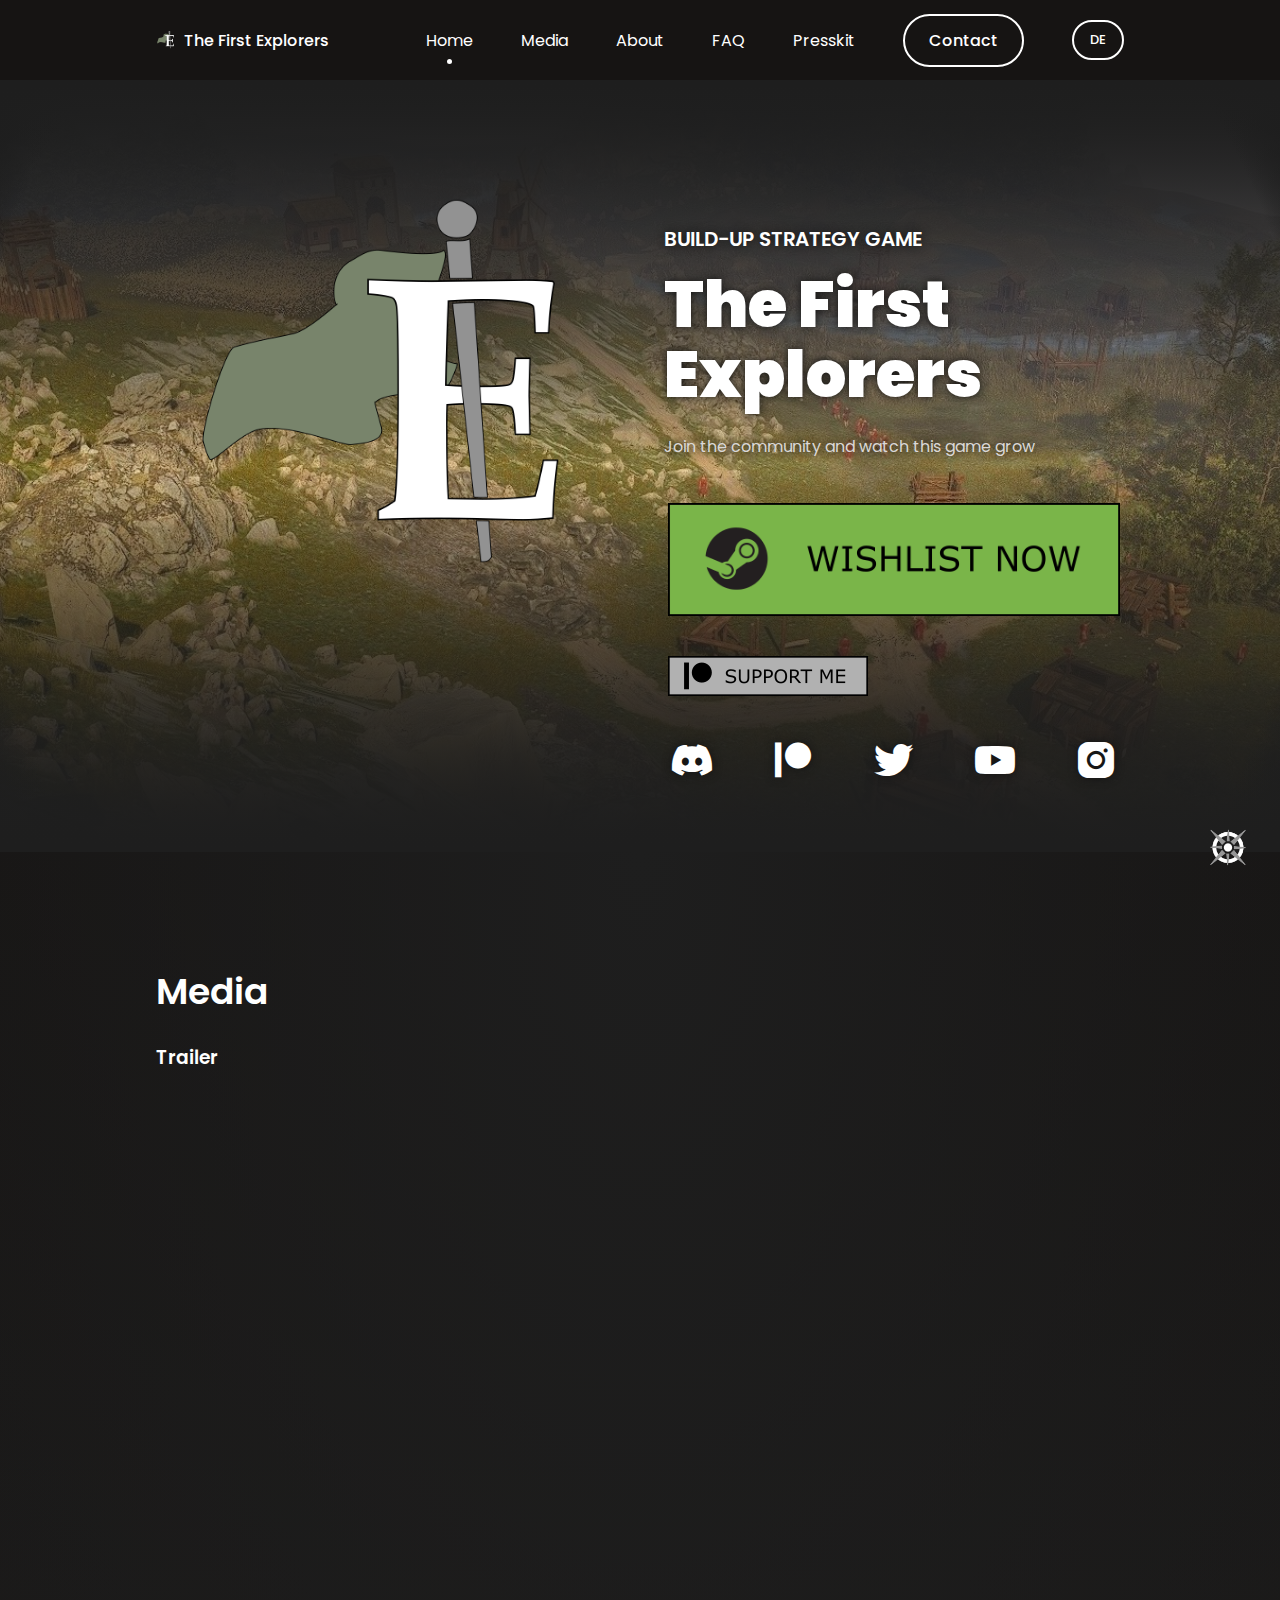
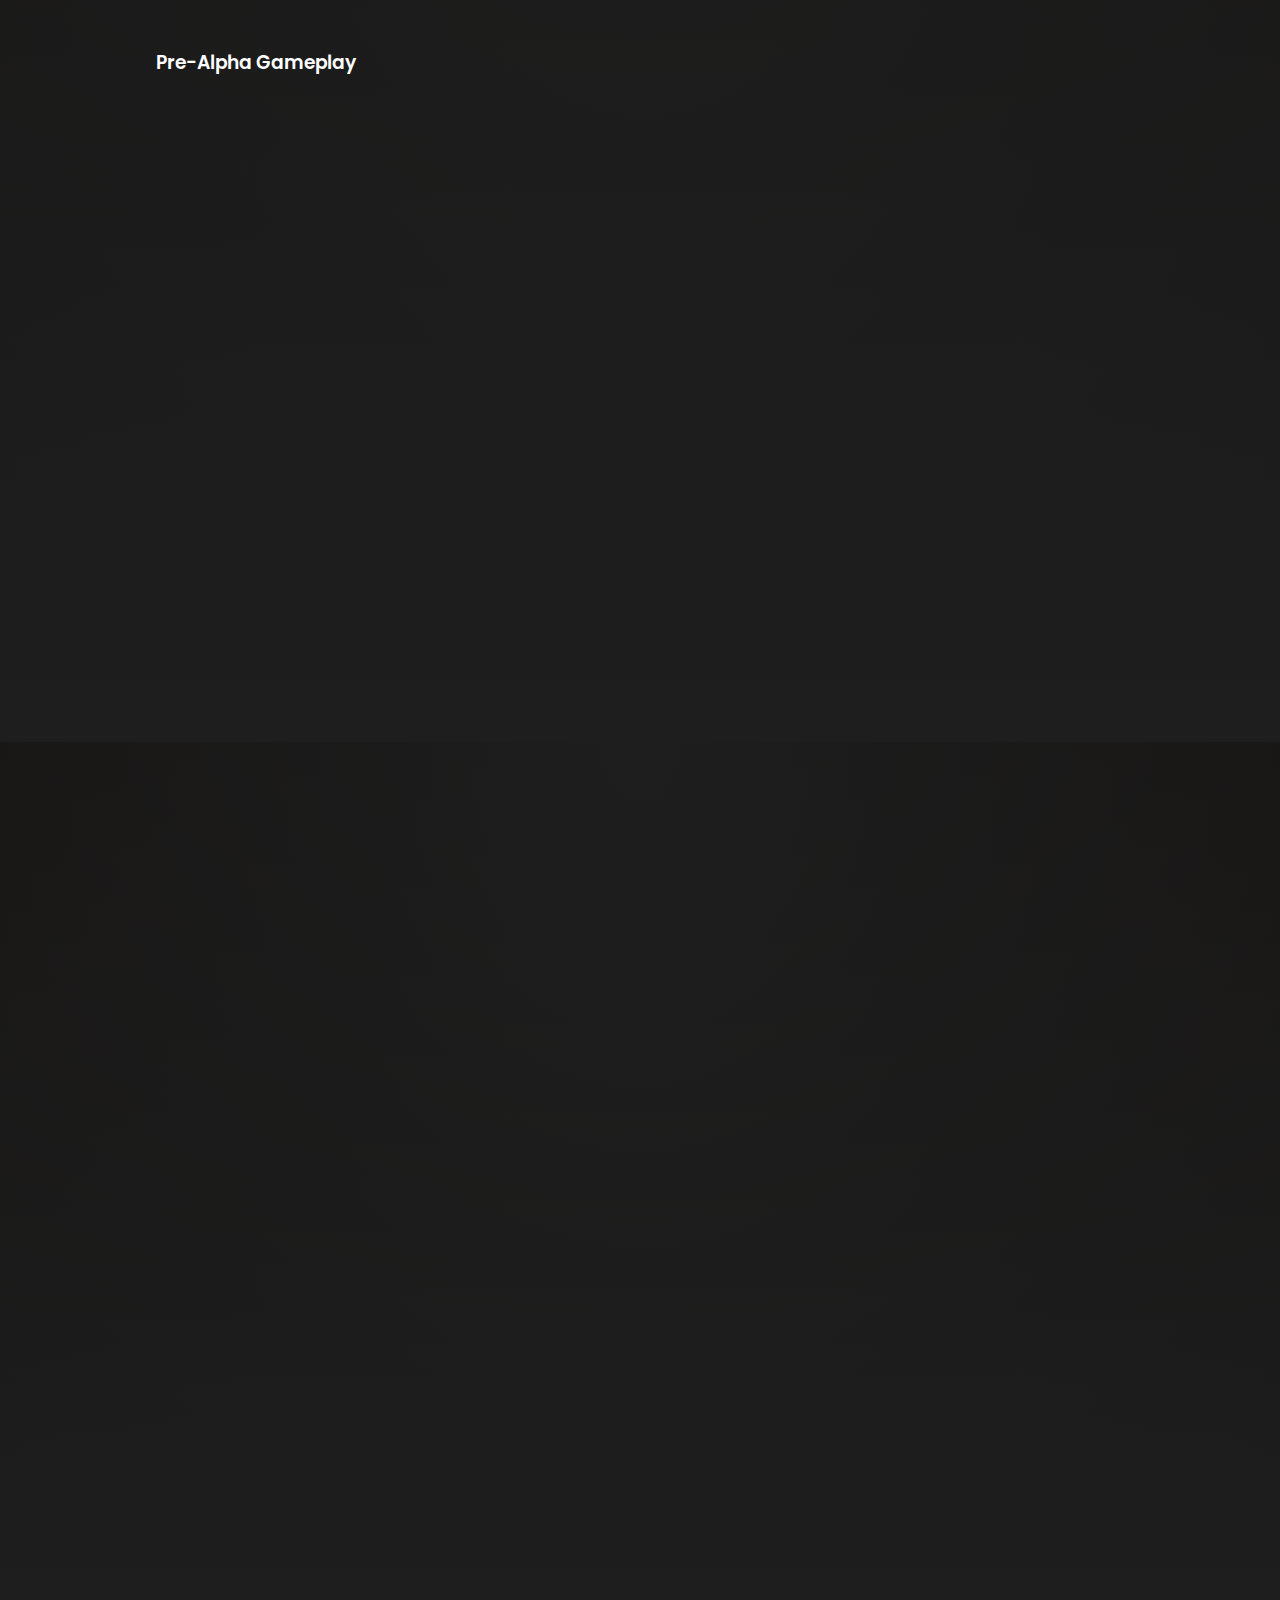
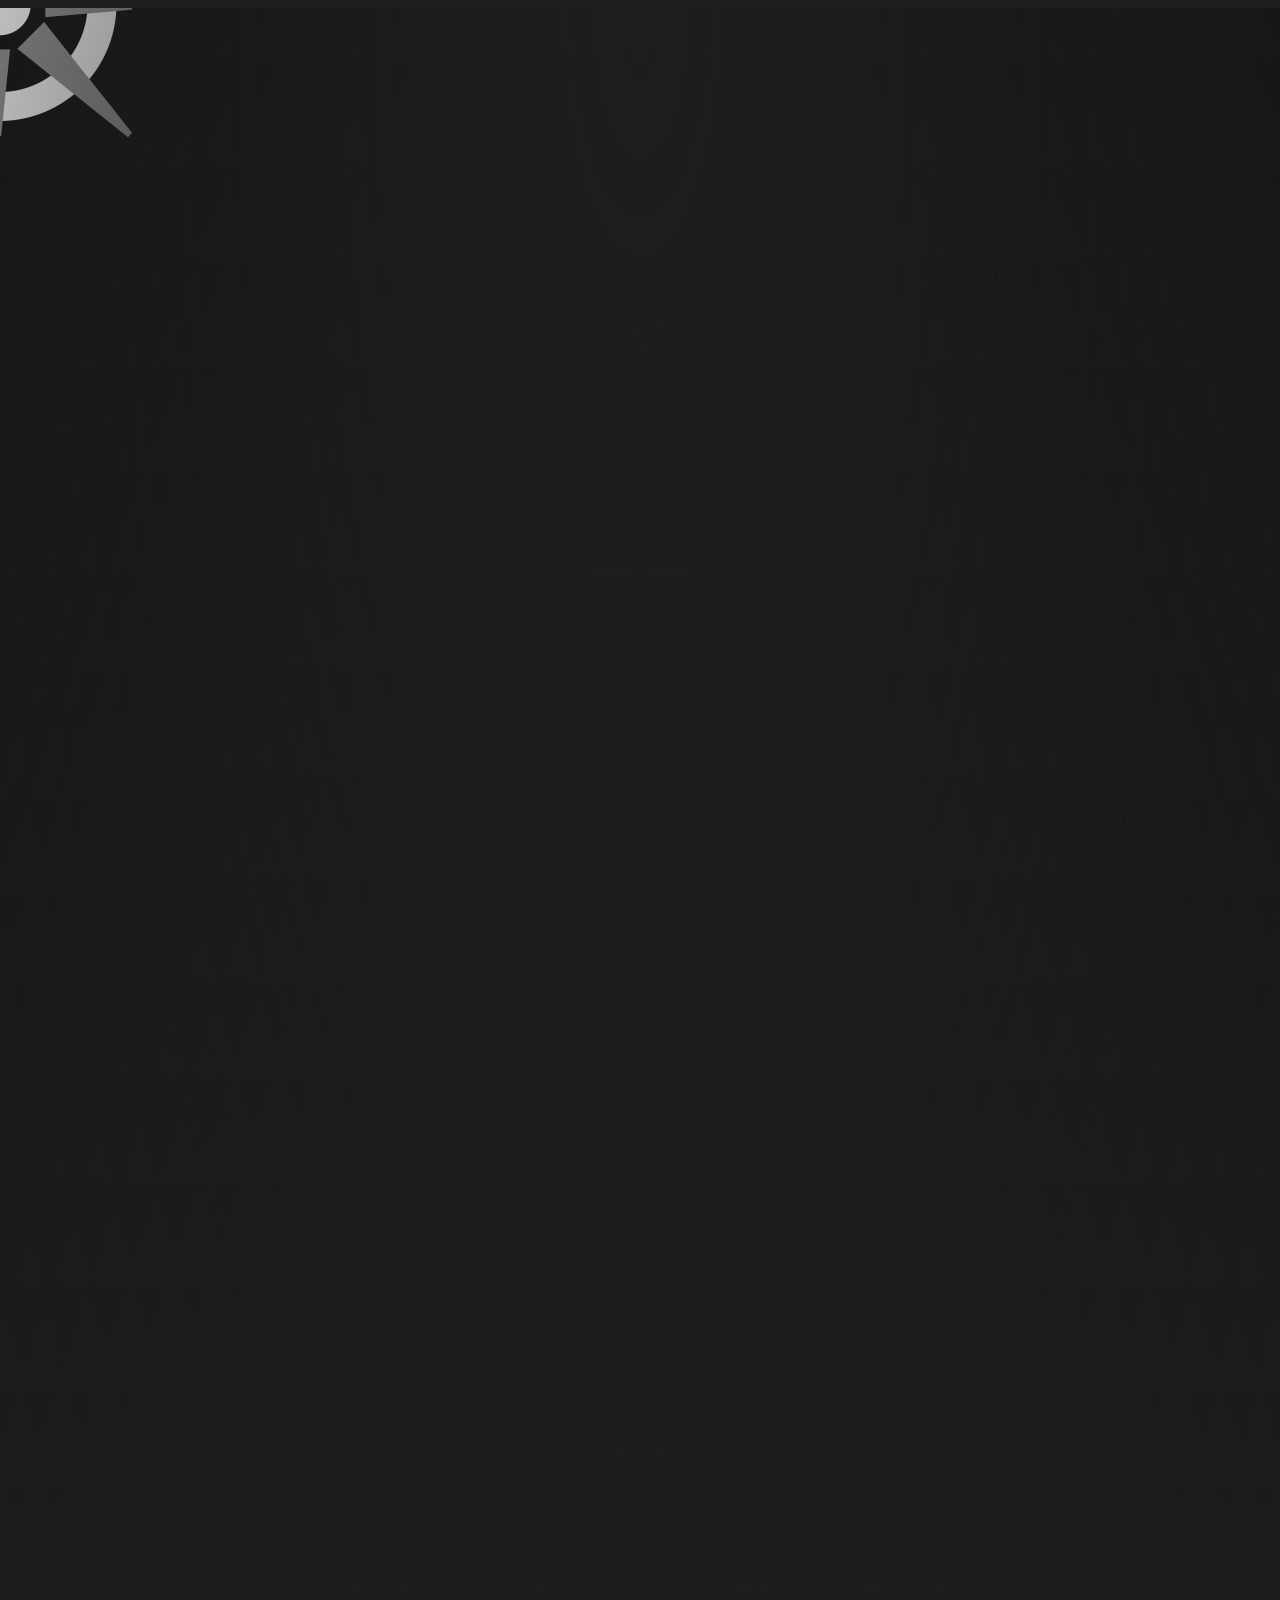
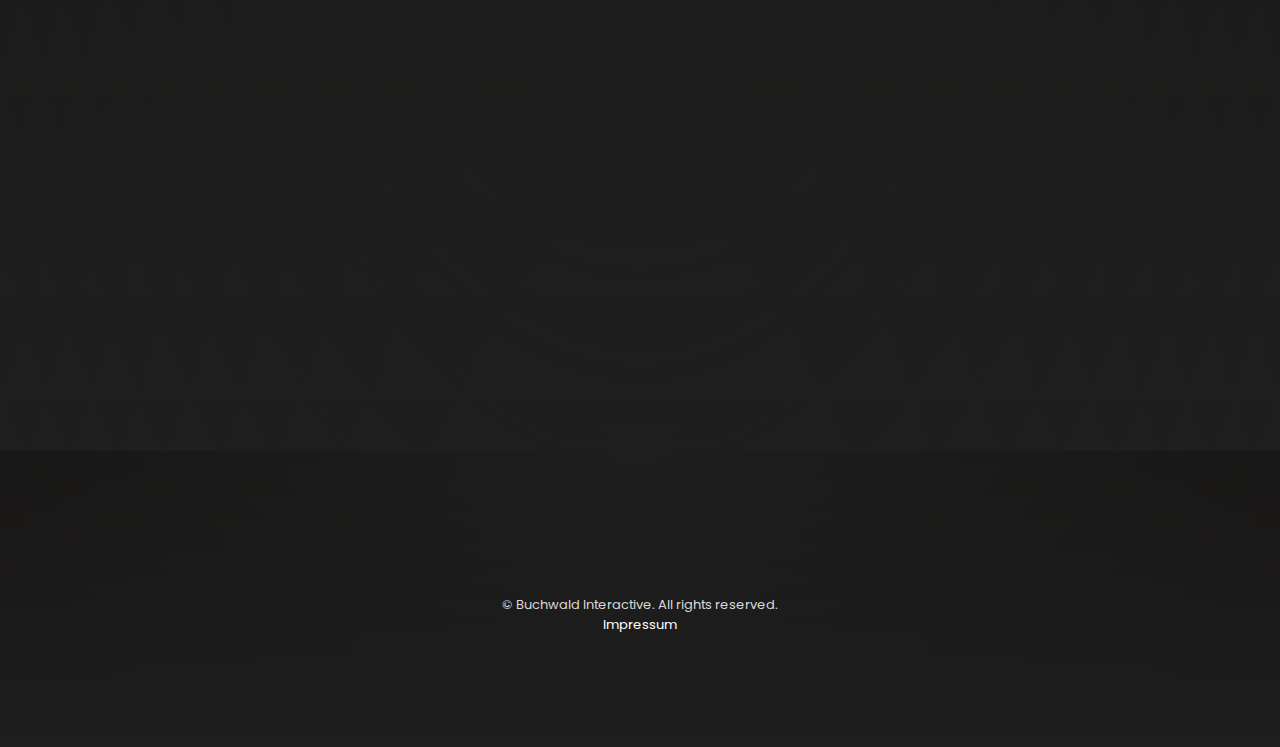
<file: index.html>
<!DOCTYPE html>
<html lang="en">
<head>
    <title>The First Explorers</title>

    <script src="https://cloud.ccm19.de/app.js?apiKey=6fc0f32670a35f4722c1580a7a4f84253d80f878e0d93d00&amp;domain=65310321e08e0d36190d82a4" referrerpolicy="origin"></script>

    <meta charset="UTF-8">
    <meta name="viewport" content="width=device-width, initial-scale=1.0">
    <meta name="description" content="The First Explorers - a Build-Up strategy game. Join the community and watch this game grow.">

    <link rel="alternate" hreflang="de" href="../de-de/">

    <link rel="shortcut icon" href="media/images/TheFirstExplorers_Icon_withoutBG.png" type="image/x-icon">
    <link rel="stylesheet" href="assets/css/boxicons.min.css">
    <link rel="stylesheet" href="assets/css/swiper-bundle.min.css">
    <link rel="stylesheet" href="assets/css/styles.css">

</head>
<body>
    <!--==================== HEADER ====================-->
    <header class="header" id="header">
        <nav class="nav container">
            <a href="#" class="nav__logo">
                <img src="media/images/TheFirstExplorers_Icon_withoutBG.png" alt="" class="nav__logo-img">
                The First Explorers
            </a>

            <div class="nav__menu" id="nav-menu">
                <ul class="nav__list">
                    <li class="nav__item">
                        <a href="#home" class="nav__link active-link">Home</a>
                    </li>

                    <li class="nav__item">
                        <a href="#trailer" class="nav__link">Media</a>
                    </li>

                    <li class="nav__item">
                        <a href="#about" class="nav__link">About</a>
                    </li>

                    <li class="nav__item">
                        <a href="#faq" class="nav__link">FAQ</a>
                    </li>

                    <li class="nav__item">
                        <a href="https://drive.google.com/drive/u/1/folders/1T0pX4SKt2TOmMQKH-PEkljupGZGAXHyY" target="_blank" class="nav__link">Presskit</a>
                    </li>

                    <a href="mailto:contact@the-first-explorers.com" class="button button--ghost">Contact</a>
                    <a href="https://the-first-explorers.com/de-de/" class="button button--language">DE</a>
                </ul>

                <div class="nav__close" id="nav-close">
                    <i class='bx bx-x'></i>
                </div>

                <img src="media/images/TheFirstExplorers_Icon_withoutBG.png" alt="" class="nav__img">
            </div>

            <div class="nav__toggle" id="nav-toggle">
                <i class='bx bx-grid-alt'></i>
            </div>

        </nav>
    </header>

    <main class="main">
        <!--==================== HOME ====================-->
        <div class="teaser">
            <div id="teaser-video"></div>

            <section class="home container" id="home">
                <div class="home__content grid">
                    <div class="home__group">
                        <img src="media/images/TheFirstExplorers_Icon_withoutBG.png" alt="" class="home__img">
                    </div>

                    <div class="home__data">
                        <h3 class="home__subtitle">Build-up strategy game</h3>
                        <h1 class="home__title">The First <br> Explorers</h1>
                        <p class="home__description">Join the community and watch this game grow</p>

                        <div class="home__buttons_center">
                            <a href="https://store.steampowered.com/app/2544820/The_First_Explorers/" target="_blank" class="footer__social-link">
                                <img src="media/images/WishlistNow.png"/>
                            </a>
                        </div>

                        <div class="home__buttons_center">
                            <a href="https://www.patreon.com/user?u=102693809" target="_blank" class="footer__social-link">
                                <img src="media/images/SupportMeOnPatreon.png"/>
                            </a>
                        </div>

                        <div class="home__buttons">
                            <a href="https://discord.gg/NPNtT6Wmj2" target="_blank" class="footer__social-link">
                                <i class='bx bxl-discord-alt' ></i>
                            </a>

                            <a href="https://www.patreon.com/user?u=102693809" target="_blank" class="footer__social-link">
                                <i class='bx bxl-patreon' ></i>
                            </a>

                            <a href="https://twitter.com/First_Explorers" target="_blank" class="footer__social-link">
                                <i class='bx bxl-twitter' ></i>
                            </a>

                            <a href="https://www.youtube.com/@thefirstexplorers" target="_blank" class="footer__social-link">
                                <i class='bx bxl-youtube' ></i>
                            </a>

                            <a href="https://www.instagram.com/TheFirstExplorers/" target="_blank" class="footer__social-link">
                                <i class='bx bxl-instagram-alt' ></i>
                            </a>

                        </div>
                    </div>
                </div>
            </section>

        </div>


        <!--==================== TRAILER ====================-->
        <section class="section trailer" id="trailer">
            <div class="trailer__container container grid">
                <h2>Media</h2>

                <h3>Trailer</h3>
                <iframe src="https://www.youtube.com/embed/0YYs7Po3xNI?si=xLPwU3Ix-BbnVBzy" title="YouTube video player" frameborder="0" style="aspect-ratio: 16/9; width: 100%; height: 100%;"
                        allow="accelerometer; autoplay; clipboard-write; encrypted-media; gyroscope; picture-in-picture; web-share" allowfullscreen></iframe>

                <h3>Pre-Alpha Gameplay</h3>
                <iframe src="https://www.youtube.com/embed/7yclkBWfJfo?si=sA0o4DPwzhOqwioJ" title="YouTube video player" frameborder="0" style="aspect-ratio: 16/9; width: 100%; height: 100%;"
                        allow="accelerometer; autoplay; clipboard-write; encrypted-media; gyroscope; picture-in-picture; web-share" allowfullscreen></iframe>
            </div>
        </section>

        <!--==================== ABOUT ====================-->
        <section class="section about" id="about">
            <div class="about__container container grid">
                <div class="about__data">
                    <h2 class="section__title about__title">About <br> The First Explorers</h2>
                    <p class="about__description">The First Explorers is an atmospheric settlers-like game hitting the sweetspot between build-up and real-time strategy. Build, defend and expand your settlement in your very own way.
                    </p>
                </div>
                <img src="media/images/the-first-explorers-boxart.jpg" alt="" class="about__img">
            </div>
        </section>

        <!--==================== FAQ ====================-->

        <section class="section section_special" id="faq">
            <div class="container faq__data" x-data="{ openPanel: null }">

                <h2>FAQ</h2>

                <h3>Game & Lore</h3>

                <h4 @click="openPanel == 'world_setting' ? openPanel = null : openPanel = 'world_setting'">
                    <img src="media/images/arrow.png" alt="" x-bind:class="{ 'rotate-90': openPanel == 'world_setting' }">
                    In what kind of world is "The First Explorers" set?
                </h4>

                <p x-show="openPanel == 'world_setting'" x-transition:enter.duration.1500ms.origin.left>The game is set in the time of antiquity in Europe. The antiquity and late antiquity serve as a template for the
                factions, the game world, artstyle and goods. However, historical accuracy is not a focus of the game.</p>

                <h4 @click="openPanel == 'special' ? openPanel = null : openPanel = 'special'">
                    <img src="media/images/arrow.png" alt="" x-bind:class="{ 'rotate-90': openPanel == 'special' }">
                    What is special about "The First Explorers"?
                </h4>

                <p x-show="openPanel == 'special'" x-transition:enter.duration.1500ms.origin.left>You'll experience an atmospheric, settler-like game that offers the perfect mix between building and real-time strategy.
                Look forward to a bustling world with an aquarium effect, i.e. every good and every inhabitant is graphically
                represented and you can follow every production step. Only by observing the game world will you be able to see where
                your fortunes are needed.</p>

                <h4 @click="openPanel == 'fantasy' ? openPanel = null : openPanel = 'fantasy'">
                    <img src="media/images/arrow.png" alt="" x-bind:class="{ 'rotate-90': openPanel == 'fantasy' }">
                    Will there be fantasy elements?
                </h4>

                <p x-show="openPanel == 'fantasy'" x-transition:enter.duration.1500ms.origin.left>No, fantasy elements are not planned. There will be no fantasy peoples, wizards, werewolves or anything like that.</p>

                <h4 @click="openPanel == 'factions' ? openPanel = null : openPanel = 'factions'">
                    <img src="media/images/arrow.png" alt="" x-bind:class="{ 'rotate-90': openPanel == 'factions' }">
                    Will there be different factions?
                </h4>

                <p x-show="openPanel == 'factions'" x-transition:enter.duration.1500ms.origin.left>Yes, it's planned to add the Romans, the Carthaginians and the Gauls.</p>

                <h3>Gameflow</h3>

                <h4 @click="openPanel == 'objective' ? openPanel = null : openPanel = 'objective'">
                    <img src="media/images/arrow.png" alt="" x-bind:class="{ 'rotate-90': openPanel == 'objective' }">
                    What is the objective in the game?
                </h4>

                <p x-show="openPanel == 'objective'" x-transition:enter.duration.1500ms.origin.left>You will land with your ship and your crew on an island and have to build a thriving settlement from scratch using the
                available resources on the map. To successfully complete your game, you must defeat all opponents on the map.</p>

                <h4 @click="openPanel == 'victory_condition' ? openPanel = null : openPanel = 'victory_condition'">
                    <img src="media/images/arrow.png" alt="" x-bind:class="{ 'rotate-90': openPanel == 'victory_condition' }">
                    What will be the victory conditions?
                </h4>

                <p x-show="openPanel == 'victory_condition'" x-transition:enter.duration.1500ms.origin.left>Victory by military success is firmly planned. However, there will also be other victory variants, which depend on the
                map or game mode. Friends of peaceful victories should not miss out. There are plans for victory through economic
                success or through the construction of special building projects.</p>

                <h4 @click="openPanel == 'game_duration' ? openPanel = null : openPanel = 'game_duration'">
                    <img src="media/images/arrow.png" alt="" x-bind:class="{ 'rotate-90': openPanel == 'game_duration' }">
                    How long will a game last?
                </h4>

                <p x-show="openPanel == 'game_duration'" x-transition:enter.duration.1500ms.origin.left>A game can last between 1.5 hours and 4-5 hours and depends on how the players play. The game mechanics offer a lot of
                flexibility here.</p>

                <h4 @click="openPanel == 'game_modes' ? openPanel = null : openPanel = 'game_modes'">
                    <img src="media/images/arrow.png" alt="" x-bind:class="{ 'rotate-90': openPanel == 'game_modes' }">
                    What game modes are planned?
                </h4>

                <p x-show="openPanel == 'game_modes'" x-transition:enter.duration.1500ms.origin.left>Currently, the focus is on skirmish against the AI and human opponents, i.e. PvE and PvP. There is also a story campaign
                planned, but that depends somewhat on the development process.</p>

                <h3>Gameplay</h3>

                <h4 @click="openPanel == 'building' ? openPanel = null : openPanel = 'building'">
                    <img src="media/images/arrow.png" alt="" x-bind:class="{ 'rotate-90': openPanel == 'building' }">
                    How will building work?
                </h4>

                <p x-show="openPanel == 'building'" x-transition:enter.duration.1500ms.origin.left>Buildings and roads can be placed freely without a grid. Move and rotate the building until you found the perfect spot.</p>
                <p x-show="openPanel == 'building'" x-transition:enter.duration.1500ms.origin.left>You'll find yourself trying to squeeze out every last bit of open space in your settlement!
                There will also be hilly terrain that will increase the construction time of your buildings, so the properly chosen
                building site is golden.</p>

                <h4 @click="openPanel == 'civilian' ? openPanel = null : openPanel = 'civilian'">
                    <img src="media/images/arrow.png" alt="" x-bind:class="{ 'rotate-90': openPanel == 'civilian' }">
                    Can civilian buildings or civilian settlers be attacked?
                </h4>

                <p x-show="openPanel == 'civilian'" x-transition:enter.duration.1500ms.origin.left>No, civilian buildings or civilian settlers cannot be attacked by any unit. Only military buildings like watchtowers can
                be captured.</p>

                <h4 @click="openPanel == 'civilian_flee' ? openPanel = null : openPanel = 'civilian_flee'">
                    <img src="media/images/arrow.png" alt="" x-bind:class="{ 'rotate-90': openPanel == 'civilian_flee' }">
                    Do civilian settlers flee from enemy units?
                </h4>

                <p x-show="openPanel == 'civilian_flee'" x-transition:enter.duration.1500ms.origin.left>No, civilian settlers will continue to transport goods and will not flee.</p>

                <h4 @click="openPanel == 'direct_unit_control' ? openPanel = null : openPanel = 'direct_unit_control'">
                    <img src="media/images/arrow.png" alt="" x-bind:class="{ 'rotate-90': openPanel == 'direct_unit_control' }">
                    Is there a direct unit control?
                </h4>

                <p x-show="openPanel == 'direct_unit_control'" x-transition:enter.duration.1500ms.origin.left>Civilian residents such as carriers or construction workers are indirectly controlled by your construction orders and
                production tasks.</p>
                <p x-show="openPanel == 'direct_unit_control'" x-transition:enter.duration.1500ms.origin.left>Soldiers, geologists, etc. are controlled directly. Look forward to raising huge armies and commanding them in battle!</p>

                <h4 @click="openPanel == 'territory_expansion' ? openPanel = null : openPanel = 'territory_expansion'">
                    <img src="media/images/arrow.png" alt="" x-bind:class="{ 'rotate-90': openPanel == 'territory_expansion' }">
                    How do I expand my territory?
                </h4>

                <p x-show="openPanel == 'territory_expansion'" x-transition:enter.duration.1500ms.origin.left>The territory is delimited with border stones. The border can be expanded by placing military buildings like
                watchtowers.</p>

                <h4 @click="openPanel == 'settlement_upgrades' ? openPanel = null : openPanel = 'settlement_upgrades'">
                    <img src="media/images/arrow.png" alt="" x-bind:class="{ 'rotate-90': openPanel == 'settlement_upgrades' }">
                    Will there be settlement upgrades?
                </h4>

                <p x-show="openPanel == 'settlement_upgrades'" x-transition:enter.duration.1500ms.origin.left>Yes, by building special landmarks the settlement will level up and unlock new buildings and units in the game. The
                settlement will start at the hamlet level. Currently, 3 settlement levels are planned: the hamlet, village and town level.</p>

                <h4 @click="openPanel == 'mines' ? openPanel = null : openPanel = 'mines'">
                    <img src="media/images/arrow.png" alt="" x-bind:class="{ 'rotate-90': openPanel == 'mines' }">
                    Will there be mines and mining?
                </h4>

                <p x-show="openPanel == 'mines'" x-transition:enter.duration.1500ms.origin.left>Yes, there will be real mountains where you can build mines.</p>

                <h4 @click="openPanel == 'food_system' ? openPanel = null : openPanel = 'food_system'">
                    <img src="media/images/arrow.png" alt="" x-bind:class="{ 'rotate-90': openPanel == 'food_system' }">
                    How does the food system work?
                </h4>

                <p x-show="openPanel == 'food_system'" x-transition:enter.duration.1500ms.origin.left>Miners work only when they get their basic food.</p>
                <p x-show="openPanel == 'food_system'" x-transition:enter.duration.1500ms.origin.left>Production buildings basically work without meals. However, production efficiency can be massively increased with meals.
                Meals are prepared in residential buildings by cooks. The cooks get the food from market stalls. The higher the
                settlement level, the higher quality meals are possible.</p>

                <h4 @click="openPanel == 'inhabitant_recrution' ? openPanel = null : openPanel = 'inhabitant_recrution'">
                    <img src="media/images/arrow.png" alt="" x-bind:class="{ 'rotate-90': openPanel == 'inhabitant_recrution' }">
                    How to get new inhabitants?
                </h4>

                <p x-show="openPanel == 'inhabitant_recrution'" x-transition:enter.duration.1500ms.origin.left>Currently, it is planned to recruit them via a port. The inhabitants will then come by ship from the homeland.</p>

                <h4 @click="openPanel == 'walls' ? openPanel = null : openPanel = 'walls'">
                    <img src="media/images/arrow.png" alt="" x-bind:class="{ 'rotate-90': openPanel == 'walls' }">
                    Will there be walls?
                </h4>

                <p x-show="openPanel == 'walls'" x-transition:enter.duration.1500ms.origin.left>Yes, wooden palisades and stone walls are planned.</p>

                <h4 @click="openPanel == 'soldiers_on_towers' ? openPanel = null : openPanel = 'soldiers_on_towers'">
                    <img src="media/images/arrow.png" alt="" x-bind:class="{ 'rotate-90': openPanel == 'soldiers_on_towers' }">
                    Can soldiers be positioned on towers and stone walls?
                </h4>

                <p x-show="openPanel == 'soldiers_on_towers'" x-transition:enter.duration.1500ms.origin.left>Absolutely.</p>

                <h4 @click="openPanel == 'combat_power' ? openPanel = null : openPanel = 'combat_power'">
                    <img src="media/images/arrow.png" alt="" x-bind:class="{ 'rotate-90': openPanel == 'combat_power' }">
                    Will there be a combat power system?
                </h4>

                <p x-show="openPanel == 'combat_power'" x-transition:enter.duration.1500ms.origin.left>Definitely, especially at the beginning of a game the soldiers on their home territory will have a massive combat power
                bonus over opponents. This effectively prevents rush tactics. In the course of a game you will be able to influence the
                combat power.</p>

                <h3>Community</h3>

                <h4 @click="openPanel == 'mod_support' ? openPanel = null : openPanel = 'mod_support'">
                    <img src="media/images/arrow.png" alt="" x-bind:class="{ 'rotate-90': openPanel == 'mod_support' }">
                    Is mod support planned?
                </h4>

                <p x-show="openPanel == 'mod_support'" x-transition:enter.duration.1500ms.origin.left>Yes!</p>
                <p x-show="openPanel == 'mod_support'" x-transition:enter.duration.1500ms.origin.left>Modsupport is planned.</p>
                <p x-show="openPanel == 'mod_support'" x-transition:enter.duration.1500ms.origin.left>How extensive this will be, will be decided in the further development. Mods should be able to be searched, installed
                and activated directly in the game as plugins. Self-created maps should be possible.</p>

                <h4 @click="openPanel == 'community_interaction' ? openPanel = null : openPanel = 'community_interaction'">
                    <img src="media/images/arrow.png" alt="" x-bind:class="{ 'rotate-90': openPanel == 'community_interaction' }">
                    Will there be interaction with the community?
                </h4>

                <p x-show="openPanel == 'community_interaction'" x-transition:enter.duration.1500ms.origin.left>Absolutely. The developer is looking forward to a lively exchange on the official Discord server.
                There, development progress will be shared and discussed with the community at regular inlefttervals.
                I'm looking forward to your ideas and feedback!</p>

                <h3>Behind The Scenes</h3>

                <h4 @click="openPanel == 'stage_of_development' ? openPanel = null : openPanel = 'stage_of_development'">
                    <img src="media/images/arrow.png" alt="" x-bind:class="{ 'rotate-90': openPanel == 'stage_of_development' }">
                    What stage of development is the game currently in?
                </h4>

                <p x-show="openPanel == 'stage_of_development'" x-transition:enter.duration.1500ms.origin.left>Currently, the development is in the prototype phase. The game mechanics are being tested and iterated.</p>
                <p x-show="openPanel == 'stage_of_development'" x-transition:enter.duration.1500ms.origin.left>Once the prototype phase is successfully completed, a Steam page will be created for the game and it will move to the next development phase.</p>
                
                <h4 @click="openPanel == 'engine' ? openPanel = null : openPanel = 'engine'">
                    <img src="media/images/arrow.png" alt="" x-bind:class="{ 'rotate-90': openPanel == 'engine' }">
                    Which engine is used to develop the game?
                </h4>

                <p x-show="openPanel == 'engine'" x-transition:enter.duration.1500ms.origin.left><strong>Unreal Engine 5</strong> is used for development.</p>

                <h4 @click="openPanel == 'procedural_maps' ? openPanel = null : openPanel = 'procedural_maps'">
                    <img src="media/images/arrow.png" alt="" x-bind:class="{ 'rotate-90': openPanel == 'procedural_maps' }">
                    Will there be handcrafted or procedural maps?
                </h4>

                <p x-show="openPanel == 'procedural_maps'" x-transition:enter.duration.1500ms.origin.left>Currently, the focus is on creating hand-crafted maps for the time being. However, since the beginning of the
                development, it has been ensured that the use of procedural elements is possible for later. So procedural maps are
                definitely in the realm of possibility.</p>

                <h4 @click="openPanel == 'who' ? openPanel = null : openPanel = 'who'">
                    <img src="media/images/arrow.png" alt="" x-bind:class="{ 'rotate-90': openPanel == 'who' }">
                    Who is behind "The First Explorers"?
                </h4>

                <p x-show="openPanel == 'who'" x-transition:enter.duration.1500ms.origin.left>The project is a one-man-project by Buchwald Interactive. Behind the nickname is Sebastian, who lives in Germany and
                develops the project in his spare time.</p>

                <h4 @click="openPanel == 'platforms' ? openPanel = null : openPanel = 'platforms'">
                    <img src="media/images/arrow.png" alt="" x-bind:class="{ 'rotate-90': openPanel == 'platforms' }">
                    For which platforms will the game be released?
                </h4>

                <p x-show="openPanel == 'platforms'" x-transition:enter.duration.1500ms.origin.left>Currently a release for Windows is planned. Other platforms may be added in the course of development.</p>

            </div>
        </section>

    </main>




    <!--==================== FOOTER ====================-->
    <footer class="footer section">
        <span class="footer__copy">&#169; Buchwald Interactive. All rights reserved.</span>
        <a href="impressum/impressum.html" class="footer__impressum">Impressum</a>
    </footer>

    <!--=============== SCROLL UP ===============-->
    <a href="#" class="scrollup" id="scroll-up">
        <img src="media/images/wheel.png">
    </a>

    <!--=============== ALPINE JS ===============-->
    <script defer src="assets/js/alpine.js"></script>

    <!--=============== SCROLL REVEAL ===============-->
    <script src="assets/js/scrollreveal.min.js"></script>

    <!--=============== SWIPER JS ===============-->
    <!-- <script src="assets/js/swiper-bundle.min.js"></script> -->

    <!--=============== MAIN JS ===============-->
    <script src="assets/js/main.js"></script>

    <!--=============== YOUTUBE IMPLEMENTATION ===============-->
    <!-- <script src="https://www.youtube.com/iframe_api"></script> -->
</body>
</html>
</file>
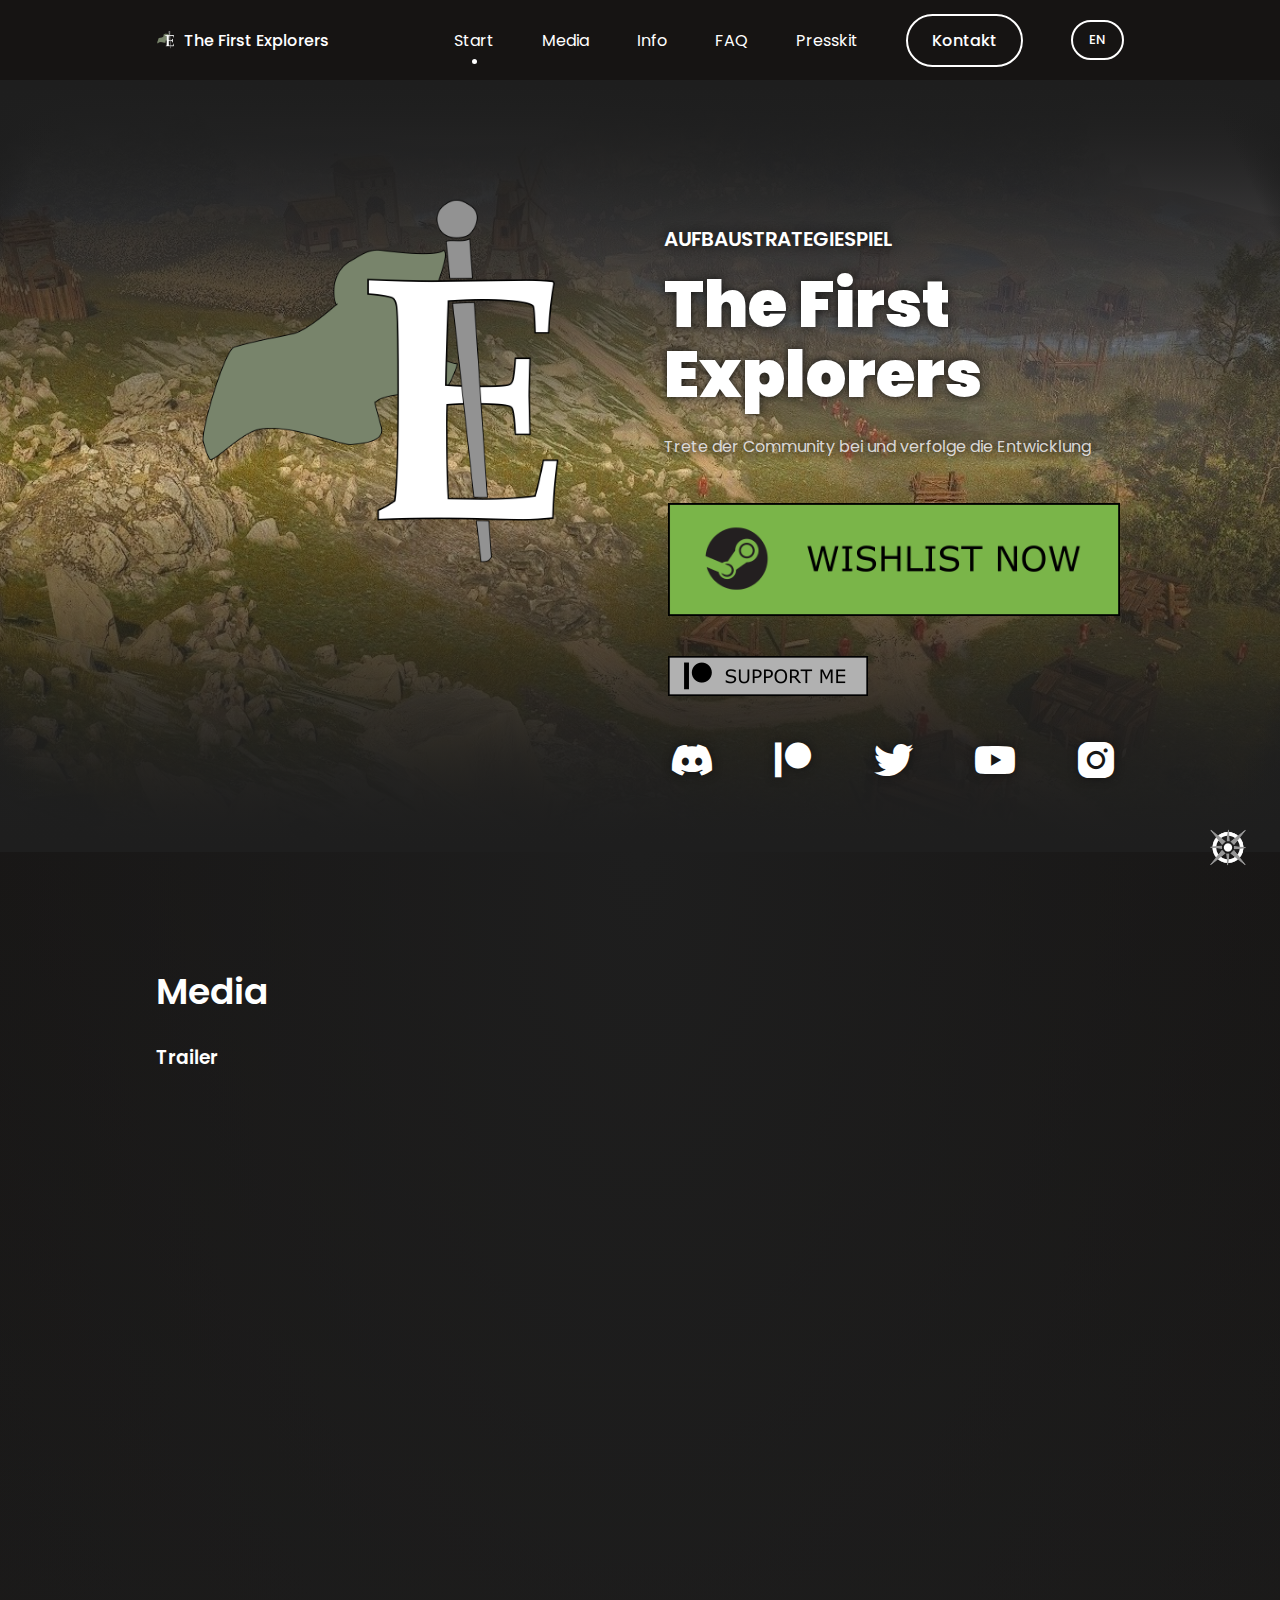
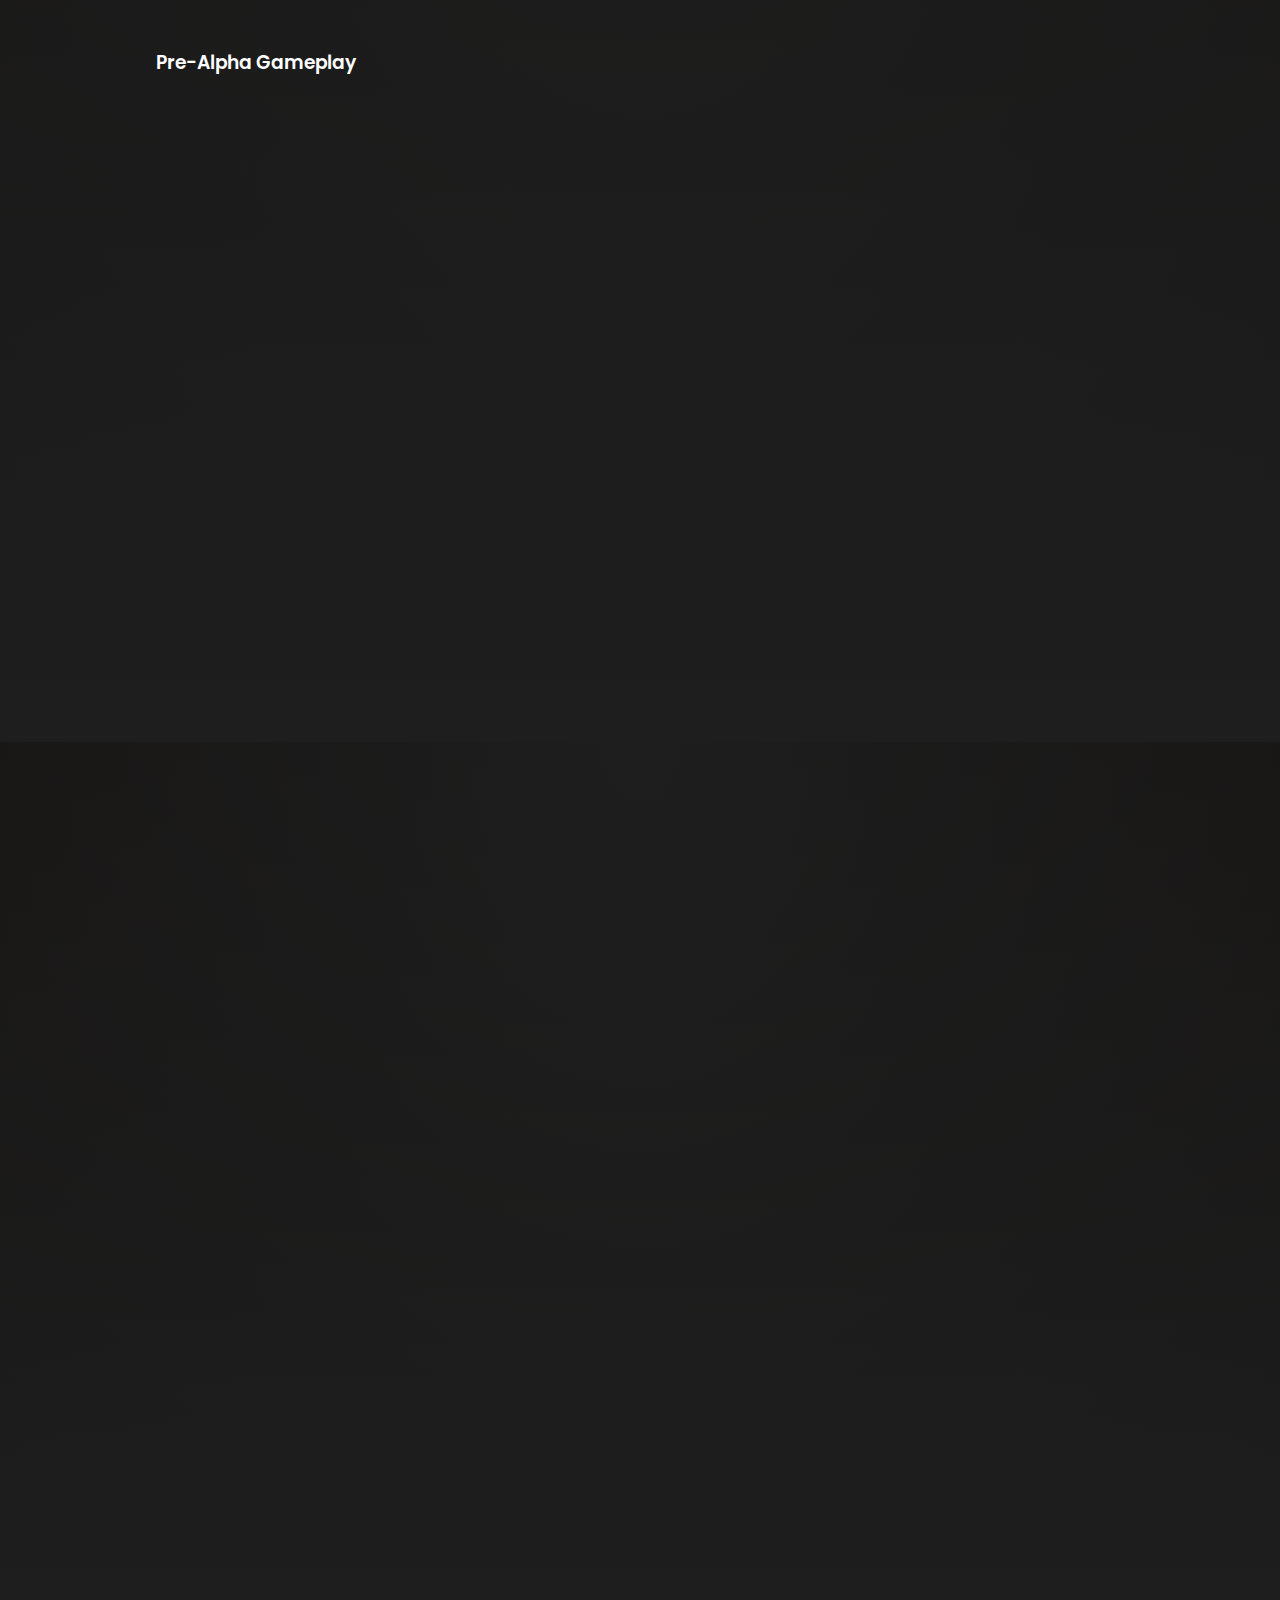
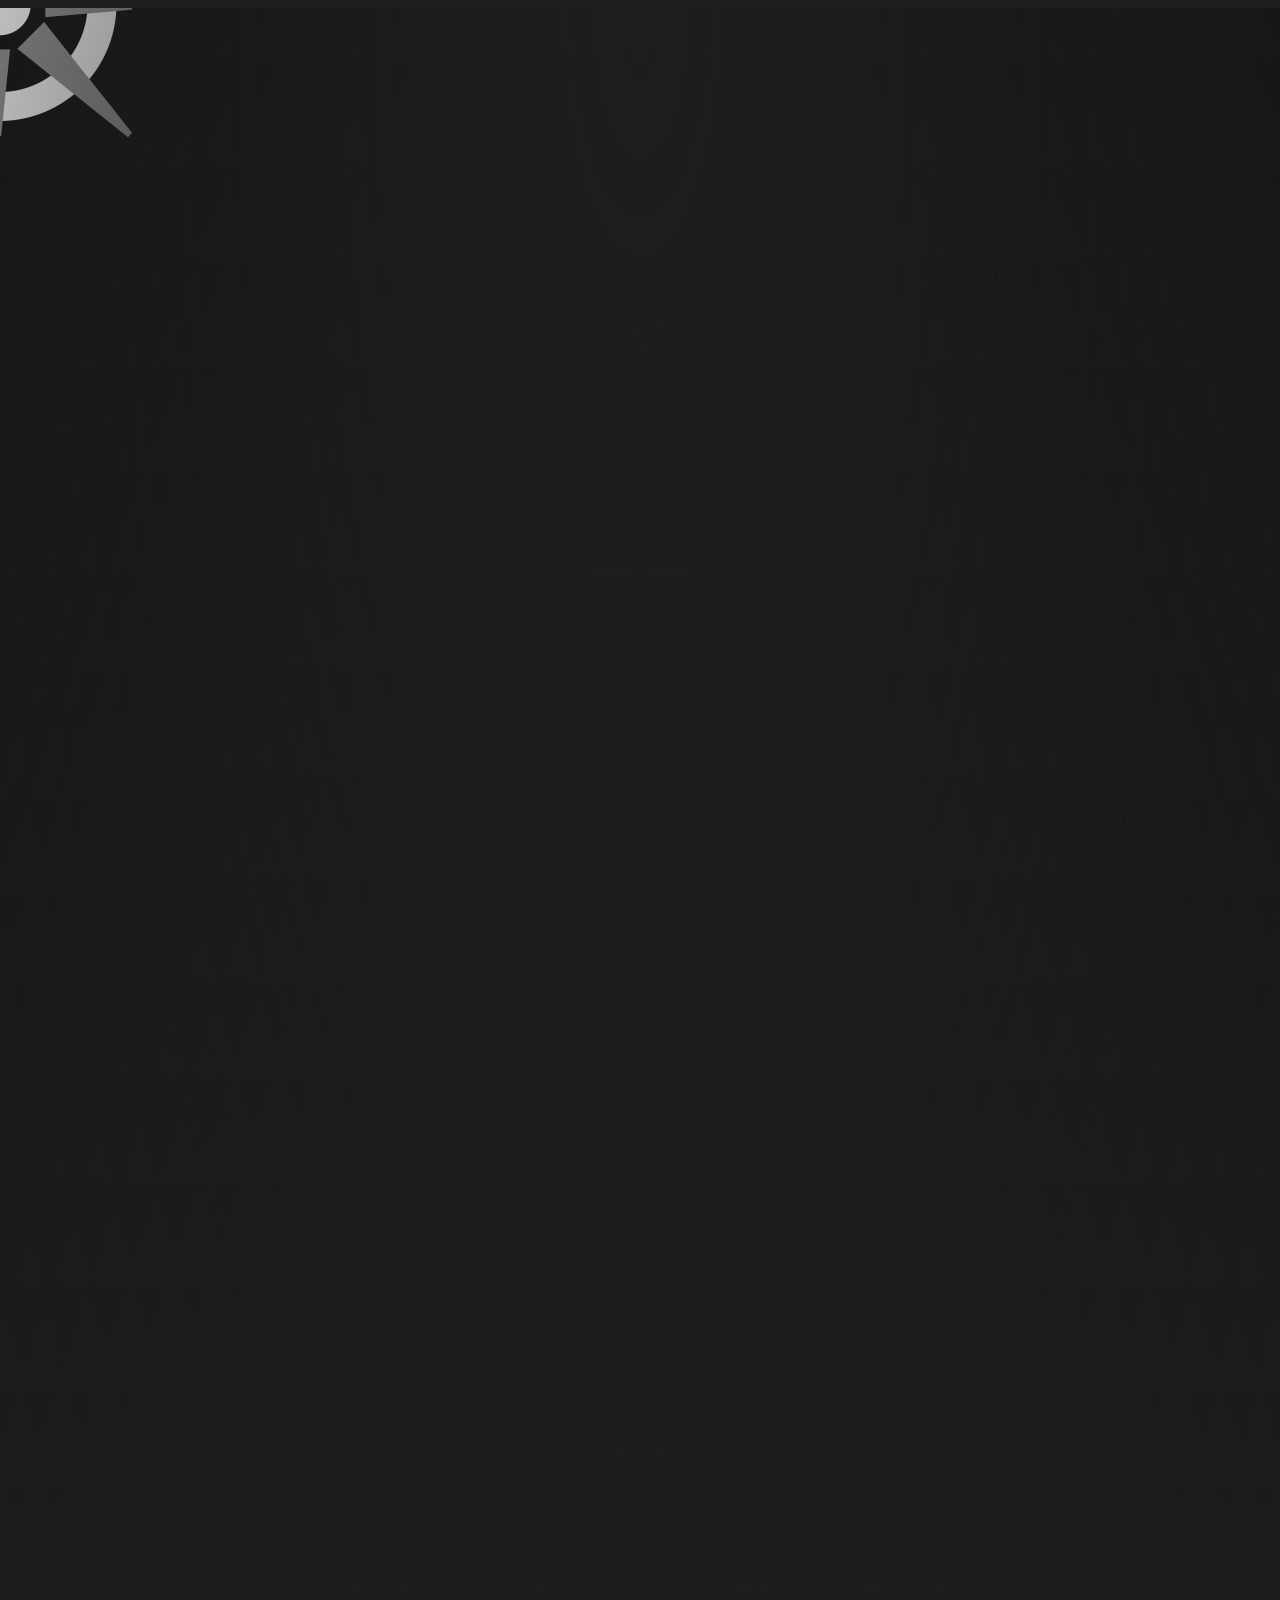
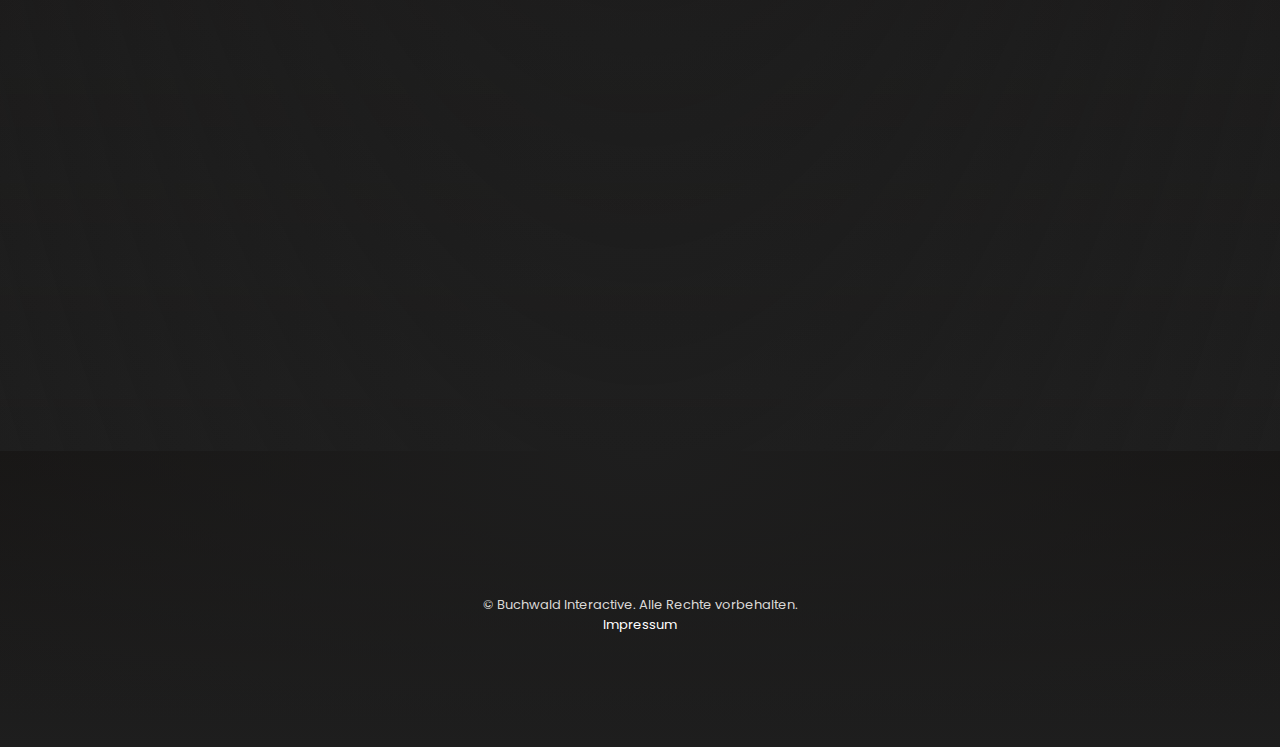
<file: de-de/index.html>
<!DOCTYPE html>
<html lang="de">
<head>
    <title>The First Explorers</title>

    <script src="https://cloud.ccm19.de/app.js?apiKey=6fc0f32670a35f4722c1580a7a4f84253d80f878e0d93d00&amp;domain=65310321e08e0d36190d82a4" referrerpolicy="origin"></script>

    <meta charset="UTF-8">
    <meta name="viewport" content="width=device-width, initial-scale=1.0">
    <meta name="description" content="The First Explorers - ein Aufbaustrategiespiel. Trete der Community bei und verfolge die Entwicklung.">

    <link rel="alternate" hreflang="en" href="/" />

    <link rel="shortcut icon" href="../media/images/TheFirstExplorers_Icon_withoutBG.png" type="image/x-icon">
    <link rel="stylesheet" href="../assets/css/boxicons.min.css">
    <link rel="stylesheet" href="../assets/css/swiper-bundle.min.css">
    <link rel="stylesheet" href="../assets/css/styles.css">

</head>
<body>
    <!--==================== HEADER ====================-->
    <header class="header" id="header">
        <nav class="nav container">
            <a href="#" class="nav__logo">
                <img src="../media/images/TheFirstExplorers_Icon_withoutBG.png" alt="The First Explorers Icon" class="nav__logo-img">
                The First Explorers
            </a>

            <div class="nav__menu" id="nav-menu">
                <ul class="nav__list">
                    <li class="nav__item">
                        <a href="#home" class="nav__link active-link">Start</a>
                    </li>

                    <li class="nav__item">
                        <a href="#trailer" class="nav__link">Media</a>
                    </li>

                    <li class="nav__item">
                        <a href="#about" class="nav__link">Info</a>
                    </li>

                    <li class="nav__item">
                        <a href="#faq" class="nav__link">FAQ</a>
                    </li>

                    <li class="nav__item">
                        <a href="https://drive.google.com/drive/u/1/folders/1T0pX4SKt2TOmMQKH-PEkljupGZGAXHyY" target="_blank" class="nav__link">Presskit</a>
                    </li>

                    <a href="mailto:contact@the-first-explorers.com" class="button button--ghost">Kontakt</a>

                    <a href="https://the-first-explorers.com/" class="button button--language">EN</a>
                </ul>

                <div class="nav__close" id="nav-close">
                    <i class='bx bx-x'></i>
                </div>

                <img src="../media/images/TheFirstExplorers_Icon_withoutBG.png" alt="The First Explorers Logo" class="nav__img">
            </div>

            <div class="nav__toggle" id="nav-toggle">
                <i class='bx bx-grid-alt'></i>
            </div>

        </nav>
    </header>

    <main class="main">
        <!--==================== HOME ====================-->
        <div class="teaser">
            <div id="teaser-video"></div>

            <section class="home container" id="home">
                <div class="home__content grid">
                    <div class="home__group">
                        <img src="../media/images/TheFirstExplorers_Icon_withoutBG.png" alt="" class="home__img">
                    </div>

                    <div class="home__data">
                        <h3 class="home__subtitle">Aufbaustrategiespiel</h3>
                        <h1 class="home__title">The First <br> Explorers</h1>
                        <p class="home__description">Trete der Community bei und verfolge die Entwicklung</p>
                        
                        <div class="home__buttons_center">
                            <a href="https://store.steampowered.com/app/2544820/The_First_Explorers/" target="_blank" class="footer__social-link">
                                <img src="../media/images/WishlistNow.png"/>
                            </a>
                        </div>

                        <div class="home__buttons_center">
                            <a href="https://www.patreon.com/user?u=102693809" target="_blank" class="footer__social-link">
                                <img src="../media/images/SupportMeOnPatreon.png"/>
                            </a>
                        </div>

                        <div class="home__buttons">
                            <a href="https://discord.gg/NPNtT6Wmj2" target="_blank" class="footer__social-link">
                                <i class='bx bxl-discord-alt'></i>
                            </a>

                            <a href="https://www.patreon.com/user?u=102693809" target="_blank" class="footer__social-link">
                                <i class='bx bxl-patreon' ></i>
                            </a>

                            <a href="https://twitter.com/First_Explorers" target="_blank" class="footer__social-link">
                                <i class='bx bxl-twitter'></i>
                            </a>

                            <a href="https://www.youtube.com/@thefirstexplorers" target="_blank"
                                class="footer__social-link">
                                <i class='bx bxl-youtube'></i>
                            </a>

                            <a href="https://www.instagram.com/TheFirstExplorers/" target="_blank"
                                class="footer__social-link">
                                <i class='bx bxl-instagram-alt'></i>
                            </a>

                        </div>
                    </div>
                </div>
            </section>

        </div>

        <!--==================== TRAILER ====================-->
        <section class="section trailer" id="trailer">
            <div class="trailer__container container grid">
                <h2>Media</h2>

                <h3>Trailer</h3>
                <iframe src="https://www.youtube.com/embed/0YYs7Po3xNI?si=xLPwU3Ix-BbnVBzy" title="YouTube video player" frameborder="0" style="aspect-ratio: 16/9; width: 100%; height: 100%;"
                        allow="accelerometer; autoplay; clipboard-write; encrypted-media; gyroscope; picture-in-picture; web-share" allowfullscreen></iframe>

                <h3>Pre-Alpha Gameplay</h3>
                <iframe src="https://www.youtube.com/embed/7yclkBWfJfo?si=sA0o4DPwzhOqwioJ" title="YouTube video player" frameborder="0" style="aspect-ratio: 16/9; width: 100%; height: 100%;"
                        allow="accelerometer; autoplay; clipboard-write; encrypted-media; gyroscope; picture-in-picture; web-share" allowfullscreen></iframe>
            </div>
        </section>

        <!--==================== ABOUT ====================-->
        <section class="section about" id="about">
            <div class="about__container container grid">
                <div class="about__data">
                    <h2 class="section__title about__title">Um was geht es bei <br> The First Explorers ?</h2>
                    <p class="about__description">The First Explorers ist ein atmosphärisches, siedlerähnliches Spiel, das die perfekte Mischung zwischen Aufbau- und Echtzeitstrategie bietet. Errichte, verteidige und erweitere deine Siedlung auf deine ganz eigene Weise.
                    </p>
                </div>
                <img src="../media/images/the-first-explorers-boxart.jpg" alt="The First Explorers Logo" class="about__img">
            </div>
        </section>

        <!--==================== FAQ ====================-->
        
        <section class="section section_special" id="faq">
            <div class="container faq__data" x-data="{ openPanel: null }">
        
                <h2>FAQ</h2>
        
                <h3>Spiel & Lore</h3>
        
                <h4 @click="openPanel == 'world_setting' ? openPanel = null : openPanel = 'world_setting'">
                    <img src="../media/images/arrow.png" alt="" x-bind:class="{ 'rotate-90': openPanel == 'world_setting' }">
                    In was für einer Welt spielt “The First Explorers”?
                </h4>
        
                <p x-show="openPanel == 'world_setting'" x-transition:enter.duration.1500ms.origin.left>Das Spiel ist in der Zeit der Antike in Europa angesiedelt. Die Antike und Spätantike dienen als Vorlage für die Fraktionen, die Spielwelt, Artstyle und Waren. Historische Genauigkeit ist allerdings kein Schwerpunkt des Spiels.</p>
        
                <h4 @click="openPanel == 'special' ? openPanel = null : openPanel = 'special'">
                    <img src="../media/images/arrow.png" alt="" x-bind:class="{ 'rotate-90': openPanel == 'special' }">
                    Was ist das Besondere an “The First Explorers”?
                </h4>
        
                <p x-show="openPanel == 'special'" x-transition:enter.duration.1500ms.origin.left>Du erlebst ein atmosphärisches, siedlerähnliches Spiel, das die perfekte Mischung zwischen Aufbau- und Echtzeitstrategie
                bietet.
                Freue dich auf eine wuselige Welt mit Aquarium-Effekt, d.h. jede Ware und jeder Einwohner wird grafisch dargestellt und
                du kannst jeden Produktionsschritt verfolgen. Nur durch das Beobachten der Spielwelt wirst du erkennen können, wo deine
                Geschicke benötigt werden.
                </p>
        
                <h4 @click="openPanel == 'fantasy' ? openPanel = null : openPanel = 'fantasy'">
                    <img src="../media/images/arrow.png" alt="" x-bind:class="{ 'rotate-90': openPanel == 'fantasy' }">
                    Wird es Fantasy-Elemente geben?
                </h4>
        
                <p x-show="openPanel == 'fantasy'" x-transition:enter.duration.1500ms.origin.left>Nein, Fantasy-Elemente sind nicht vorgesehen. Es wird keine Fantasy-Völker, Zauberer, Werwölfe oder Ähnliches geben.</p>
        
                <h4 @click="openPanel == 'factions' ? openPanel = null : openPanel = 'factions'">
                    <img src="../media/images/arrow.png" alt="" x-bind:class="{ 'rotate-90': openPanel == 'factions' }">
                    Gibt es unterschiedliche Fraktionen?
                </h4>
        
                <p x-show="openPanel == 'factions'" x-transition:enter.duration.1500ms.origin.left>Ja, es sind die Römer, Karthager und Gallier geplant.</p>
        
                <h3>Spielablauf</h3>
        
                <h4 @click="openPanel == 'objective' ? openPanel = null : openPanel = 'objective'">
                    <img src="../media/images/arrow.png" alt="" x-bind:class="{ 'rotate-90': openPanel == 'objective' }">
                    Was ist das Ziel im Spiel?
                </h4>
        
                <p x-show="openPanel == 'objective'" x-transition:enter.duration.1500ms.origin.left>Du landest mit deinem Schiff an einer Insel an und musst eine florierende Siedlung aus dem Nichts mit den vorhandenen
                Ressourcen der Karte erbauen. Um deine Partie erfolgreich abzuschließen, musst du alle Gegner auf der Map besiegen.</p>
        
                <h4 @click="openPanel == 'victory_condition' ? openPanel = null : openPanel = 'victory_condition'">
                    <img src="../media/images/arrow.png" alt="" x-bind:class="{ 'rotate-90': openPanel == 'victory_condition' }">
                    Welche Siegbedingungen wird es geben?
                </h4>
        
                <p x-show="openPanel == 'victory_condition'" x-transition:enter.duration.1500ms.origin.left>Der Sieg durch den militärischen Erfolg ist fest eingeplant. Allerdings soll es auch weitere Siegvarianten geben, welche
                von der Karte bzw. Spielmodus abhängen. Freunde von friedlichen Siegen sollen nicht zu kurz kommen. Es gibt Pläne für
                den Sieg durch wirtschaftlichen Erfolg oder durch das Errichten besonderer Bauprojekte.</p>
        
                <h4 @click="openPanel == 'game_duration' ? openPanel = null : openPanel = 'game_duration'">
                    <img src="../media/images/arrow.png" alt="" x-bind:class="{ 'rotate-90': openPanel == 'game_duration' }">
                    Wie lange wird eine Partie gehen?
                </h4>
        
                <p x-show="openPanel == 'game_duration.in'" x-transition:enter.duration.1500ms.origin.left>Eine Partie kann zwischen 1,5 Stunden und 4-5 Stunden dauern und hängt von der Spielweise der Spieler ab. Die
                Spielmechaniken bieten hier viel Flexibilität.</p>
        
                <h4 @click="openPanel == 'game_modes' ? openPanel = null : openPanel = 'game_modes'">
                    <img src="../media/images/arrow.png" alt="" x-bind:class="{ 'rotate-90': openPanel == 'game_modes' }">
                    Welche Spielmodi sind geplant?
                </h4>
        
                <p x-show="openPanel == 'game_modes'" x-transition:enter.duration.1500ms.origin.left>Aktuell liegt der Fokus auf Gefechtskarten gegen die KI und menschlichen Gegnern, also PvE und PvP. Eine Storykampagne
                soll es ebenfalls geben, hängt aber auch etwas vom Entwicklungsverlauf ab.</p>
        
                <h3>Gameplay</h3>
        
                <h4 @click="openPanel == 'building' ? openPanel = null : openPanel = 'building'">
                    <img src="../media/images/arrow.png" alt="" x-bind:class="{ 'rotate-90': openPanel == 'building' }">
                    Wie wird das Bauen funktionieren?
                </h4>
        
                <p x-show="openPanel == 'building'" x-transition:enter.duration.1500ms.origin.left>Gebäude und Straßen können frei und ohne Grid platziert werden. Bewege und rotiere das Gebäude bis du den perfekten Platz gefunden hast.
                </p>
                <p x-show="openPanel == 'building'" x-transition:enter.duration.1500ms.origin.left>Du wirst dich dabei erwischen, wie du versuchst, noch den letzten Freiraum in deiner Siedlung herauszuholen!
                Es wird außerdem auch hügeliges Terrain geben, welches die Bauzeit deiner Gebäude verlängert, weshalb der richtig
                ausgewählte Bauplatz goldwert ist.
                </p>
        
                <h4 @click="openPanel == 'civilian' ? openPanel = null : openPanel = 'civilian'">
                    <img src="../media/images/arrow.png" alt="" x-bind:class="{ 'rotate-90': openPanel == 'civilian' }">
                    Können zivile Gebäude oder zivile Siedler angegriffen werden?
                </h4>
        
                <p x-show="openPanel == 'civilian'" x-transition:enter.duration.1500ms.origin.left>Nein, zivile Gebäude oder zivile Siedler können von keiner Einheit angegriffen werden. Nur Militärgebäude wie Wachtürme
                können eingenommen werden.</p>
        
                <h4 @click="openPanel == 'civilian_flee' ? openPanel = null : openPanel = 'civilian_flee'">
                    <img src="../media/images/arrow.png" alt="" x-bind:class="{ 'rotate-90': openPanel == 'civilian_flee' }">
                    Fliehen zivile Siedler vor feindlichen Einheiten?
                </h4>
        
                <p x-show="openPanel == 'civilian_flee'" x-transition:enter.duration.1500ms.origin.left>Nein, zivile Siedler werden weiter Waren transportieren und nicht fliehen.</p>
        
                <h4 @click="openPanel == 'direct_unit_control' ? openPanel = null : openPanel = 'direct_unit_control'">
                    <img src="../media/images/arrow.png" alt="" x-bind:class="{ 'rotate-90': openPanel == 'direct_unit_control' }">
                    Gibt es eine direkte Einheitensteuerung?
                </h4>
        
                <p x-show="openPanel == 'direct_unit_control'" x-transition:enter.duration.1500ms.origin.left>Die zivilen Bewohner wie Träger oder Bauarbeiter werden indirekt durch deine Bauaufträge und Produktionsaufgaben
                gesteuert.</p>
                <p x-show="openPanel == 'direct_unit_control'" x-transition:enter.duration.1500ms.origin.left>Soldaten, Geologen, usw. werden direkt gesteuert. Freue dich darauf, riesige Armeen auszuheben und im Kampf zu
                befehligen!

                </p>
        
                <h4 @click="openPanel == 'territory_expansion' ? openPanel = null : openPanel = 'territory_expansion'">
                    <img src="../media/images/arrow.png" alt="" x-bind:class="{ 'rotate-90': openPanel == 'territory_expansion' }">
                    Wie erweitere ich mein Territorium?
                </h4>
        
                <p x-show="openPanel == 'territory_expansion'" x-transition:enter.duration.1500ms.origin.left>Das Territorium wird mit Grenzsteinen abgegrenzt. Die Grenze kann durch das Setzen von Militär Gebäuden wie Wachtürmen
                erweitert werden.</p>
        
                <h4 @click="openPanel == 'settlement_upgrades' ? openPanel = null : openPanel = 'settlement_upgrades'">
                    <img src="../media/images/arrow.png" alt="" x-bind:class="{ 'rotate-90': openPanel == 'settlement_upgrades' }">
                    Wird es Siedlungsaufstiege geben?
                </h4>
        
                <p x-show="openPanel == 'settlement_upgrades'" x-transition:enter.duration.1500ms.origin.left>Ja, durch den Bau spezieller Wahrzeichen wird die Siedlung aufsteigen und neue Gebäude und Einheiten in einer Partie
                freischalten. Die Siedlung startet in der Weiler-Stufe. Aktuell sind 3 Siedlungsstufen geplant: die Weiler-, Dorf- und Stadt-Stufe.</p>
        
                <h4 @click="openPanel == 'mines' ? openPanel = null : openPanel = 'mines'">
                    <img src="../media/images/arrow.png" alt="" x-bind:class="{ 'rotate-90': openPanel == 'mines' }">
                    Wird es Minen und Bergbau geben?
                </h4>
        
                <p x-show="openPanel == 'mines'" x-transition:enter.duration.1500ms.origin.left>Ja, es wird richtige Berge geben, auf denen man Minen bauen kann.</p>
        
                <h4 @click="openPanel == 'food_system' ? openPanel = null : openPanel = 'food_system'">
                    <img src="../media/images/arrow.png" alt="" x-bind:class="{ 'rotate-90': openPanel == 'food_system' }">
                    Wie funktioniert das Nahrungssystem?
                </h4>
        
                <p x-show="openPanel == 'food_system'" x-transition:enter.duration.1500ms.origin.left>Minenarbeiter arbeiten nur, wenn sie ihre Grundnahrungsmittel bekommen.</p>
                <p x-show="openPanel == 'food_system'" x-transition:enter.duration.1500ms.origin.left>
                Produktionsgebäude arbeiten grundsätzlich ohne Mahlzeiten. Allerdings kann die Produktionseffizienz mit Mahlzeiten
                massiv gesteigert werden.
                Mahlzeiten werden in Wohnhäusern von Köchen zubereitet. Die Köche besorgen sich die Nahrungsmittel an Marktständen. Je
                höher die Siedlungsstufe, desto höherwertige Mahlzeiten sind möglich.
                </p>
        
                <h4 @click="openPanel == 'inhabitant_recrution' ? openPanel = null : openPanel = 'inhabitant_recrution'">
                    <img src="../media/images/arrow.png" alt="" x-bind:class="{ 'rotate-90': openPanel == 'inhabitant_recrution' }">
                    Wie bekommt man neue Einwohner?
                </h4>
        
                <p x-show="openPanel == 'inhabitant_recrution'" x-transition:enter.duration.1500ms.origin.left>Aktuell ist geplant, dass man diese über einen Hafen anwerben kann. Die Einwohner kommen dann per Schiff aus dem
                Heimatland.</p>
        
                <h4 @click="openPanel == 'walls' ? openPanel = null : openPanel = 'walls'">
                    <img src="../media/images/arrow.png" alt="" x-bind:class="{ 'rotate-90': openPanel == 'walls' }">
                    Wird es Mauern geben?
                </h4>
        
                <p x-show="openPanel == 'walls'" x-transition:enter.duration.1500ms.origin.left>Ja, Holzpalisaden und Steinmauern sind geplant.</p>
        
                <h4 @click="openPanel == 'soldiers_on_towers' ? openPanel = null : openPanel = 'soldiers_on_towers'">
                    <img src="../media/images/arrow.png" alt="" x-bind:class="{ 'rotate-90': openPanel == 'soldiers_on_towers' }">
                    Können Soldaten auf Türme und Steinmauern positioniert werden?
                </h4>
        
                <p x-show="openPanel == 'soldiers_on_towers'" x-transition:enter.duration.1500ms.origin.left>Auf jeden Fall.</p>
        
                <h4 @click="openPanel == 'combat_power' ? openPanel = null : openPanel = 'combat_power'">
                    <img src="../media/images/arrow.png" alt="" x-bind:class="{ 'rotate-90': openPanel == 'combat_power' }">
                    Wird es ein Kampfkraftsystem geben?
                </h4>
        
                <p x-show="openPanel == 'combat_power'" x-transition:enter.duration.1500ms.origin.left>Definitiv, gerade zu Beginn einer Partie werden die Soldaten auf ihrem Heimat Territorium einen massiven Kampfkraftbonus
                gegenüber Gegner haben. Das verhindert Rush-Taktiken effektiv. Im Verlauf einer Partie wird man Einfluss auf die
                Kampfkraft nehmen können.</p>
        
                <h3>Community</h3>
        
                <h4 @click="openPanel == 'mod_support' ? openPanel = null : openPanel = 'mod_support'">
                    <img src="../media/images/arrow.png" alt="" x-bind:class="{ 'rotate-90': openPanel == 'mod_support' }">
                    Ist Modsupport geplant?
                </h4>
        
                <p x-show="openPanel == 'mod_support'" x-transition:enter.duration.1500ms.origin.left>Ja!</p>
                <p x-show="openPanel == 'mod_support'" x-transition:enter.duration.1500ms.origin.left>Modsupport ist geplant.</p>
                <p x-show="openPanel == 'mod_support'" x-transition:enter.duration.1500ms.origin.left>Wie umfangreich dieser ausfallen wird, wird in der weiteren Entwicklung entschieden. Mods sollen direkt im Spiel als
                Plugins gesucht, installiert und aktiviert werden können. Selbst erstellte Karten sollen möglich sein.</p>
        
                <h4 @click="openPanel == 'community_interaction' ? openPanel = null : openPanel = 'community_interaction'">
                    <img src="../media/images/arrow.png" alt="" x-bind:class="{ 'rotate-90': openPanel == 'community_interaction' }">
                    Gibt es eine Interaktion mit der Community?
                </h4>
        
                <p x-show="openPanel == 'community_interaction'" x-transition:enter.duration.1500ms.origin.left>Auf jeden Fall. Der Entwickler freut sich über einen regen Austausch auf dem offiziellen Discord Server.
                Dort werden auch in regelmäßigen Abständen Entwicklungsfortschritte mit der Community geteilt und diskutiert.
                Ich freue mich auf deine Ideen und Feedback!
                </p>
        
                <h3>Hinter den Kulissen</h3>

                <h4 @click="openPanel == 'stage_of_development' ? openPanel = null : openPanel = 'stage_of_development'">
                    <img src="../media/images/arrow.png" alt="" x-bind:class="{ 'rotate-90': openPanel == 'stage_of_development' }">
                    In welcher Entwicklungsphase befindet sich das Spiel aktuell?
                </h4>

                <p x-show="openPanel == 'stage_of_development'" x-transition:enter.duration.1500ms.origin.left>Aktuell befindet sich die Entwicklung in der Prototypenphase. Die Spielmechaniken werden von Grund auf getestet und iteriert.</p>
                <p x-show="openPanel == 'stage_of_development'" x-transition:enter.duration.1500ms.origin.left>Sobald die Prototypenphase erfolgreich abgeschlossen ist, wird eine Steamseite für das Spiel erstellt und es geht in die nächste Entwicklungsphase.</p>
                
                <h4 @click="openPanel == 'engine' ? openPanel = null : openPanel = 'engine'">
                    <img src="../media/images/arrow.png" alt="" x-bind:class="{ 'rotate-90': openPanel == 'engine' }">
                    Mit welcher Engine wird das Spiel entwickelt?
                </h4>
        
                <p x-show="openPanel == 'engine'" x-transition:enter.duration.1500ms.origin.left>Für die Entwicklung wird die <strong>Unreal Engine 5</strong> verwendet.</p>
        
                <h4 @click="openPanel == 'procedural_maps' ? openPanel = null : openPanel = 'procedural_maps'">
                    <img src="../media/images/arrow.png" alt="" x-bind:class="{ 'rotate-90': openPanel == 'procedural_maps' }">
                    Wird es handgefertigte oder prozedurale Karten geben?
                </h4>
        
                <p x-show="openPanel == 'procedural_maps'" x-transition:enter.duration.1500ms.origin.left>Aktuell liegt der Fokus erstmal auf dem Erstellen handgefertigter Karten. Allerdings wird seit Beginn der Entwicklung
                darauf geachtet, dass das Nutzen prozeduraler Elemente für später möglich ist. Prozedurale Karten sind also definitiv im
                Bereich des Möglichen.</p>
        
                <h4 @click="openPanel == 'who' ? openPanel = null : openPanel = 'who'">
                    <img src="../media/images/arrow.png" alt="" x-bind:class="{ 'rotate-90': openPanel == 'who' }">
                    Wer steckt hinter “The First Explorers”?
                </h4>
        
                <p x-show="openPanel == 'who'" x-transition:enter.duration.1500ms.origin.left>Das Projekt ist ein Ein-Mann-Projekt von Buchwald Interactive. Hinter dem Nickname steckt Sebastian, der in Deutschland
                lebt und das Projekt in seiner Freizeit entwickelt.</p>
        
                <h4 @click="openPanel == 'platforms' ? openPanel = null : openPanel = 'platforms'">
                    <img src="../media/images/arrow.png" alt="" x-bind:class="{ 'rotate-90': openPanel == 'platforms' }">
                    Für welche Plattformen soll das Spiel erscheinen?
                </h4>
        
                <p x-show="openPanel == 'platforms'" x-transition:enter.duration.1500ms.origin.left>Aktuell ist ein Release für Windows geplant. Weitere Plattformen können im Verlauf der Entwicklung dazukommen.</p>
        
            </div>
        </section>
        
        </main>

    <!--==================== FOOTER ====================-->
    <footer class="footer section">
        <span class="footer__copy">&#169; Buchwald Interactive. Alle Rechte vorbehalten.</span>
        <a href="../de-de/impressum/impressum.html" class="footer__impressum">Impressum</a>
    </footer>

    <!--=============== SCROLL UP ===============-->
    <a href="#" class="scrollup" id="scroll-up">
        <img src="../media/images/wheel.png">
    </a>

    <!--=============== ALPINE JS ===============-->
    <script defer src="../assets/js/alpine.js"></script>

    <!--=============== SCROLL REVEAL ===============-->
    <script src="../assets/js/scrollreveal.min.js"></script>

    <!--=============== SWIPER JS ===============-->
    <!-- <script src="../assets/js/swiper-bundle.min.js"></script> -->

    <!--=============== MAIN JS ===============-->
    <script src="../assets/js/main.js"></script>

    <!--=============== YOUTUBE IMPLEMENTATION ===============-->
    <!-- <script src="https://www.youtube.com/iframe_api"></script> -->
</body>

</html>
</file>
<file: assets/css/styles.css>
/*=============== GOOGLE FONTS LOCAL ===============*/
/* poppins-regular - latin-ext_latin_devanagari */
@font-face {
  font-family: 'Poppins';
  font-style: normal;
  font-weight: 400;
  src: url('../../assets/fonts/poppins-v20-latin-ext_latin_devanagari-regular.eot'); /* IE9 Compat Modes */
  src: local(''),
       url('../../assets/fonts/poppins-v20-latin-ext_latin_devanagari-regular.eot?#iefix') format('embedded-opentype'), /* IE6-IE8 */
       url('../../assets/fonts/poppins-v20-latin-ext_latin_devanagari-regular.woff2') format('woff2'), /* Super Modern Browsers */
       url('../../assets/fonts/poppins-v20-latin-ext_latin_devanagari-regular.woff') format('woff'), /* Modern Browsers */
       url('../../assets/fonts/poppins-v20-latin-ext_latin_devanagari-regular.ttf') format('truetype'), /* Safari, Android, iOS */
       url('../../assets/fonts/poppins-v20-latin-ext_latin_devanagari-regular.svg#Poppins') format('svg'); /* Legacy iOS */
}
/* poppins-500 - latin-ext_latin_devanagari */
@font-face {
  font-family: 'Poppins';
  font-style: normal;
  font-weight: 500;
  src: url('../../assets/fonts/poppins-v20-latin-ext_latin_devanagari-500.eot'); /* IE9 Compat Modes */
  src: local(''),
       url('../../assets/fonts/poppins-v20-latin-ext_latin_devanagari-500.eot?#iefix') format('embedded-opentype'), /* IE6-IE8 */
       url('../../assets/fonts/poppins-v20-latin-ext_latin_devanagari-500.woff2') format('woff2'), /* Super Modern Browsers */
       url('../../assets/fonts/poppins-v20-latin-ext_latin_devanagari-500.woff') format('woff'), /* Modern Browsers */
       url('../../assets/fonts/poppins-v20-latin-ext_latin_devanagari-500.ttf') format('truetype'), /* Safari, Android, iOS */
       url('../../assets/fonts/poppins-v20-latin-ext_latin_devanagari-500.svg#Poppins') format('svg'); /* Legacy iOS */
}
/* poppins-600 - latin-ext_latin_devanagari */
@font-face {
  font-family: 'Poppins';
  font-style: normal;
  font-weight: 600;
  src: url('../../assets/fonts/poppins-v20-latin-ext_latin_devanagari-600.eot'); /* IE9 Compat Modes */
  src: local(''),
       url('../../assets/fonts/poppins-v20-latin-ext_latin_devanagari-600.eot?#iefix') format('embedded-opentype'), /* IE6-IE8 */
       url('../../assets/fonts/poppins-v20-latin-ext_latin_devanagari-600.woff2') format('woff2'), /* Super Modern Browsers */
       url('../../assets/fonts/poppins-v20-latin-ext_latin_devanagari-600.woff') format('woff'), /* Modern Browsers */
       url('../../assets/fonts/poppins-v20-latin-ext_latin_devanagari-600.ttf') format('truetype'), /* Safari, Android, iOS */
       url('../../assets/fonts/poppins-v20-latin-ext_latin_devanagari-600.svg#Poppins') format('svg'); /* Legacy iOS */
}
/* poppins-900 - latin-ext_latin_devanagari */
@font-face {
  font-family: 'Poppins';
  font-style: normal;
  font-weight: 900;
  src: url('../../assets/fonts/poppins-v20-latin-ext_latin_devanagari-900.eot'); /* IE9 Compat Modes */
  src: local(''),
       url('../../assets/fonts/poppins-v20-latin-ext_latin_devanagari-900.eot?#iefix') format('embedded-opentype'), /* IE6-IE8 */
       url('../../assets/fonts/poppins-v20-latin-ext_latin_devanagari-900.woff2') format('woff2'), /* Super Modern Browsers */
       url('../../assets/fonts/poppins-v20-latin-ext_latin_devanagari-900.woff') format('woff'), /* Modern Browsers */
       url('../../assets/fonts/poppins-v20-latin-ext_latin_devanagari-900.ttf') format('truetype'), /* Safari, Android, iOS */
       url('../../assets/fonts/poppins-v20-latin-ext_latin_devanagari-900.svg#Poppins') format('svg'); /* Legacy iOS */
}
/*=============== VARIABLES CSS ===============*/
:root {
  --header-height: 3.5rem;

  /*========== Colors ==========*/
  --hue: 14;
  --first-color: hsl(var(--hue), 10%, 54%);
  --first-color-alt: hsl(var(--hue), 20%, 50%);
  --title-color: hsl(var(--hue), 4%, 100%);
  --text-color: hsl(var(--hue), 4%, 85%);
  --text-color-light: hsl(var(--hue), 4%, 55%);

  /*Green gradient*/
 /*  --body-color: linear-gradient(90deg, hsl(104, 28%, 40%) 0%, hsl(58, 28%, 40%) 100%);
  --container-color: linear-gradient(136deg, hsl(104, 28%, 35%) 0%, hsl(58, 28%, 35%) 100%); */
  
  /*Red gradient*/
  /* --body-color: linear-gradient(90deg, hsl(360, 28%, 40%) 0%, hsl(18, 28%, 40%) 100%);
  --container-color: linear-gradient(136deg, hsl(360, 28%, 35%) 0%, hsl(18, 28%, 35%) 100%); */

  /*Black solid*/
  --body-color: hsl(30, 8%, 8%);
  --container-color: hsl(30, 8%, 10%);

  /*========== Font and typography ==========*/
  --body-font: 'Poppins', sans-serif;
  --biggest-font-size: 3rem;
  --h1-font-size: 1.5rem;
  --h2-font-size: 1.25rem;
  --h3-font-size: 1rem;
  --normal-font-size: .938rem;
  --small-font-size: .813rem;
  --smaller-font-size: .75rem;

  /*========== Font weight ==========*/
  --font-medium: 500;
  --font-semi-bold: 600;
  --font-black: 900;

  /*========== Margenes Bottom ==========*/
  --mb-0-25: .25rem;
  --mb-0-5: .5rem;
  --mb-0-75: .75rem;
  --mb-1: 1rem;
  --mb-1-5: 1.5rem;
  --mb-2: 2rem;
  --mb-2-5: 2.5rem;

  /*========== z index ==========*/
  --z-tooltip: 10;
  --z-fixed: 100;
}

/* Responsive typography */
@media screen and (min-width: 992px) {
  :root {
    --biggest-font-size: 4rem;
    --h1-font-size: 2.25rem;
    --h2-font-size: 1.5rem;
    --h3-font-size: 1.25rem;
    --normal-font-size: 1rem;
    --small-font-size: .875rem;
    --smaller-font-size: .813rem;
  }
}

/*=============== BASE ===============*/
*{
  box-sizing: border-box;
  padding: 0;
  margin: 0;
}

html{
  scroll-behavior: smooth;
}

body{
  margin: var(--header-height) 0 0 0;
  font-family: var(--body-font);
  font-size: var(--normal-font-size);
  background: var(--body-color);
  color: var(--text-color);
}

h1,h2,h3,h4{
  color: var(--title-color);
  font-weight: var(--font-semi-bold);
}

ul{
  list-style: none;
}

a{
  text-decoration: none;
}

img{
  max-width: 100%;
  height: auto;
}

button,
input{
  border: none;
  outline: none;
}

button{
  cursor: pointer;
  font-family: var(--body-font);
  font-size: var(--normal-font-size);
}

/*=============== REUSABLE CSS CLASSES ===============*/
.section{
  padding: 4.5rem 0 4.5rem;
  background:
    radial-gradient(at top, rgba(30, 30, 30, 1), transparent),
    linear-gradient(to top, rgba(30, 30, 30, 1), transparent);
}

.section_special{
  background:
      radial-gradient(at top, rgba(30, 30, 30, 1), transparent),
      linear-gradient(to top, rgba(30, 30, 30, 1), transparent),
      url(../../media/images/wheel.png) no-repeat -150px -150px;
}

.section__title{
  font-size: var(--h2-font-size);
  margin-bottom: var(--mb-2);
  text-align: center;
}

/*=============== LAYOUT ===============*/
.container{
  max-width: 968px;
  margin-left: var(--mb-1-5);
  margin-right: var(--mb-1-5);
}

.grid{
  display: grid;
}

.main{
  overflow: hidden; /*For animation*/
}

/*=============== HEADER ===============*/
.header{
  width: 100%;
  background: var(--body-color); 
  position: fixed;
  top: 0;
  left: 0;
  z-index: var(--z-fixed);
}

.teaser{
  margin-top: 80px;
  background-size: cover;
  background-image: 
    radial-gradient(circle, transparent 90%, rgba(30, 30, 30, 1)),
    linear-gradient(180deg, rgba(30, 30, 30, 1) 0%, transparent, rgba(30, 30, 30, 1) 100%),
    url('../../media/images/teaser_background.jpg');
  background-position-y: 50%;
  background-position-x: 60%;
  text-shadow: 0 0 10px #131313;
  position: relative;
  overflow: hidden;
  width: 100vw;
}

.teaser section {
  z-index: 2;
  position: relative;
}

.teaser::after {
  z-index: 1;
  top: 0;
  left: 0;
  right: 0;
  bottom: 0;
  content: '';
  display: block;
  position: absolute;
  background-image:
    radial-gradient(circle, transparent 90%, rgba(30, 30, 30, 1)),
    linear-gradient(180deg, rgba(30, 30, 30, 1) 0%, transparent, rgba(30, 30, 30, 1) 100%);
}

.teaser iframe {
  position: absolute;
  top: 50%;
  left: 50%;
  width: 100vw;
  height: calc(100vw/1.77);
  transform: translate(-50%, -50%);
  z-index: 0;
  opacity: 0;
  transition: opacity 250ms ease-in-out;
}

@media screen and (max-width: 767px){
  .teaser iframe {
    display: none;
    opacity: 0 !important;
  }
}

/*=============== NAV ===============*/
.nav{
  height: var(--header-height);
  display: flex;
  justify-content: space-between;
  align-items: center;
}

.nav__logo{
  display: flex;
  align-items: center;
  column-gap: .5rem;
  font-weight: var(--font-medium);
}

.nav__logo-img{
  width: 1.25rem;
}

.nav__link,
.nav__logo,
.nav__toggle,
.nav__close{
  color: var(--title-color);
}

.nav__toggle{
  font-size: 1.25rem;
  cursor: pointer;
}

@media screen and (max-width: 767px){
  .nav__menu{
    position: fixed;
    width: 100%;
    background: var(--container-color);
    top: -150%;
    left: 0;
    padding: 3.5rem 0;
    transition: .4s;
    z-index: var(--z-fixed);
    border-radius: 0 0 1.5rem 1.5rem;
  }
}

.nav__img{
  width: 100px;
  position: absolute;
  top: 0;
  left: 0;
}

.nav__close{
  font-size: 1.8rem;
  position: absolute;
  top: .5rem;
  right: .7rem;
  cursor: pointer;
}

.nav__list{
  display: flex;
  flex-direction: column;
  align-items: center;
  row-gap: 1.5rem;
}

.nav__link{
  text-transform: uppercase;
  font-weight: var(--font-black);
  transition: .4s;
}

.nav__link:hover{
  color: var(--text-color);
}

/* Show menu */
.show-menu{
  top: 0;
}

/* Change background header */
.scroll-header{
  background: var(--container-color);
}

/* Active link */
.active-link{
  position: relative;
}

.active-link::before{
  content: '';
  position: absolute;
  bottom: -.75rem;
  left: 45%;
  width: 5px;
  height: 5px;
  background-color: var(--title-color);
  border-radius: 50%;
}

/*=============== HOME ===============*/
.home__content{
  row-gap: 1rem;
}

.home__group{
  display: grid;
  position: relative;
  padding-top: 2rem;
}

.home__img{
  height: 150px;
  justify-self: center;
}

.home__indicator{
  width: 8px;
  height: 8px;
  background-color: var(--title-color);
  border-radius: 50%;
  position: absolute;
  top: 7rem;
  right: 2rem;
}

.home__indicator::after{
  content: '';
  position: absolute;
  width: 1px;
  height: 48px;
  background-color: var(--title-color);
  top: -3rem;
  right: 45%;
}

.home__details-img{
  position: absolute;
  right: .5rem;
}

.home__details-title,
.home__details-subtitle{
  display: block;
  font-size: var(--small-font-size);
  text-align: right;
}

.home__subtitle{
  font-size: var(--h3-font-size);
  text-transform: uppercase;
  margin-bottom: var(--mb-1);
}

.home__title{
  font-size: var(--biggest-font-size);
  font-weight: var(--font-black);
  line-height: 109%;
  margin-bottom: var(--mb-1);
}

.home__description{
  margin-bottom: var(--mb-1);
}

.home__buttons{
  display: flex;
  justify-content: space-between;
  margin-bottom: 2rem;
}

.home__buttons_center{
  display: flex;
  justify-content: space-between;
  margin-bottom: 2rem;
}

/* Swiper Class */
.swiper-pagination{
  position: initial;
  margin-top: var(--mb-1);
}

.swiper-pagination-bullet{
  width: 5px;
  height: 5px;
  background-color: var(--title-color);
  opacity: 1;
}

.swiper-pagination-horizontal.swiper-pagination-bullets .swiper-pagination-bullet{
  margin: 0 .5rem;
} 

.swiper-pagination-bullet-active{
  width: 1.5rem;
  height: 5px;
  border-radius: .5rem;
}

/*=============== BUTTONS ===============*/
.button{
  display: inline-block;
  background-color: var(--first-color);
  color: var(--title-color);
  padding: 1rem 1.75rem;
  border-radius: .5rem;
  font-weight: var(--font-medium);
  transition: .3s;  
}

.button:hover{
  background-color: var(--first-color-alt);
  transform: scale(1.1);
}
.button:disabled{
  background-color: var(--first-color);
  pointer-events: none;
  cursor: default;
}

.button__icon{
  font-size: 1.25rem;
}

.button--ghost{
  border: 2px solid;
  background-color: transparent;
  border-radius: 3rem;
  padding: .75rem 1.5rem;
}

.button--ghost:hover{
  background: none;
}

.button--link{
  color: var(--title-color);
}

.button--flex{
  display: inline-flex;
  align-items: center;
  column-gap: .5rem;
}

.button--language{
  border: 2px solid;
  font-size: var(--smaller-font-size);
  color: var(--title-color);
  background-color: transparent;
  border-radius: 3rem;
  padding: .5rem 1rem;
}

.button--language:hover{
  background: none;
}

/*=============== CATEGORY ===============*/
.category__container{
  grid-template-columns: repeat(2, 1fr);
  gap: 1rem 2rem;
}

.category__data{
  text-align: center;
}

.category__img{
  width: 120px;
  margin-bottom: var(--mb-0-75);
  transition: .3s;
}

.category__title{
  margin-bottom: var(--mb-0-25);
}

.category__data:hover .category__img{
  transform: translateY(-.5rem);
}

/*=============== ABOUT ===============*/
.about__container{
  row-gap: 2rem;
}

.about__data{
  text-align: center;
}

.about__description{
  margin-bottom: var(--mb-2);
}

.about__img{
  width: 300px;
  justify-self: center;
  animation: floating 5s ease-in-out infinite;
}

/*=============== TRAILER ===============*/
#trailer h2{
  font-size: var(--h1-font-size);
}
#trailer h3{
  margin-top: 1.5rem;
  margin-bottom: 0.5rem;
}


/*=============== FAQ ===============*/

#faq h2 {
  margin-top: 4rem;
  font-size: var(--h1-font-size);
}

#faq h3{
  margin-top: 2.5rem;
}

#faq h4 {
  margin-top: 1.5rem;
  padding-left: 1.5rem;
  cursor: pointer;
}

#faq h4 img {
  width: 1.2rem;
  transition: transform .5s;
  position: relative;
  top: .25em;
}

#faq p {
  margin-top: 1rem;
  margin-bottom: 1rem;
  margin-left: 2rem;
}

.rotate-90 {
  transform: rotate(90deg);
}

/*=============== IMPRESSUM ===============*/
.impressum__text{
  padding: 1.5rem 1rem 1rem 1rem;
  margin-left: var(--mb-2);
}
/*=============== TRICK OR TREAT ===============*/
.trick__container{
  grid-template-columns: repeat(2, 1fr);
  gap: 1.5rem;
  padding-top: 1rem;
}

.trick__content{
  position: relative;
  background: var(--container-color);
  border-radius: 1rem;
  padding: 1.5rem 0 1rem 0;
  text-align: center;
  overflow: hidden;
}

.trick__img{
  width: 90px;
  transition: .3s;
}

.trick__subtitle,
.trick__price{
  display: block;
}

.trick__subtitle{
  font-size: var(--smaller-font-size);
  margin-bottom: var(--mb-0-5);
}

.trick__title,
.trick__price{
  color: var(--title-color);
  font-weight: var(--font-medium);
  font-size: var(--normal-font-size);
}

.trick__button{
  display: inline-flex;
  padding: .5rem;
  border-radius: .25rem .25rem .75rem .25rem;
  position: absolute;
  right: -3rem;
  bottom: 0;
}

.trick__icon{
  font-size: 1.25rem;
  color: var(--title-color);
}

.trick__content:hover .trick__img{
  transform: translateY(-.5rem);
}

.trick__content:hover .trick__button{
  right: 0;
}

/*=============== DISCOUNT ===============*/
.discount__container{
  background: var(--container-color);
  border-radius: 1rem;
  padding: 2.5rem 0 1.5rem;
  row-gap: .75rem;
}

.discount__data{
  text-align: center;
}

.discount__title{
  font-size: var(--h2-font-size);
  margin-bottom: var(--mb-2);
}

.discount__img{
  width: 200px;
  justify-self: center;
}

/*=============== NEW ARRIVALS ===============*/
.new__container{
  padding-top: 1rem;
}

.new__img{
  width: 120px;
  margin-bottom: var(--mb-0-5);
  transition: .3s;
}

.new__content{
  position: relative;
  background: var(--container-color);
  width: 242px;
  padding: 2rem 0 1.5rem 0;
  border-radius: .75rem;
  text-align: center;
  overflow: hidden;
}

.new__tag{
  position: absolute;
  top: 8%;
  left: 8%;
  background-color: var(--first-color);
  color: var(--title-color);
  font-size: var(--small-font-size);
  padding: .25rem .5rem;
  border-radius: .25rem;
}

.new__title{
  font-size: var(--normal-font-size);
  font-weight: var(--font-medium);
}

.new__subtitle{
  display: block;
  font-size: var(--small-font-size);
  margin-bottom: var(--mb-0-5);
}

.new__prices{
  display: inline-flex;
  align-items: center;
  column-gap: .5rem;
}

.new__price{
  font-weight: var(--font-medium);
  color: var(--title-color);
}

.new__discount{
  color: var(--first-color);
  font-size: var(--smaller-font-size);
  text-decoration: line-through;
  font-weight: var(--font-medium);
}

.new__button{
  display: inline-flex;
  padding: .5rem;
  border-radius: .25rem .25rem .75rem .25rem;
  position: absolute;
  bottom: 0;
  right: -3rem;
}

.new__icon{
  font-size: 1.25rem;
}

.new__content:hover .new__img{
  transform: translateY(-.5rem);
}

.new__content:hover .new__button{
  right: 0;
}

/*=============== NEWSLETTER ===============*/
.newsletter__description{
  text-align: center;
  margin-bottom: var(--mb-1-5);
}

.newsletter__form{
  background: var(--container-color);
  padding: 1rem;
  display: flex;
  justify-content: space-between;
  border-radius: .75rem;
}

.newsletter__input{
  width: 70%;
  padding: 0 .5rem;
  background: none;
  color: var(--title-color);
}

.newsletter__input::placeholder{
  color: var(--text-color);
}

/*=============== FOOTER ===============*/
.footer{
  text-align: center;
}

.footer__img-one,
.footer__img-two{
  position: absolute;
  transition: .3s;
}

.footer__img-one{
  width: 100px;
  top: 6rem;
  right: -2rem;
}

.footer__img-two{
  width: 150px;
  bottom: 4rem;
  right: 4rem;
}

.footer__img-one:hover,
.footer__img-two:hover{
  transform: translateY(-.5rem);
}

.footer__container{
  row-gap: 2rem;
}

.footer__logo{
  display: flex;
  align-items: center;
  column-gap: .5rem;
  margin-bottom: var(--mb-1);
  font-weight: var(--font-medium);
  color: var(--title-color);
}

.footer__logo-img{
  width: 20px;
}

.footer__description{
  margin-bottom: var(--mb-2-5);
}

.footer__social{
  display: flex;
  column-gap: .75rem;
}

.footer__social-link{
  display: inline-flex;
  /* background: var(--container-color); */
  padding: .25rem;
  border-radius: .25rem;
  color: var(--title-color);
  font-size: 3rem;
  transition: .2s;
}

.footer__social-link:hover{
  /* background: var(--body-color); */
  transition: .2s;
  transform: scale(1.1);
}

.footer__title{
  font-size: var(--h3-font-size);
  margin-bottom: var(--mb-1);
}

.footer__links{
  display: grid;
  row-gap: .35rem;
}

.footer__link{
  font-size: var(--small-font-size);
  color: var(--text-color);
  transition: .3s;
}

.footer__link:hover{
  color: var(--title-color);
}

.footer__copy{
  display: block;
  text-align: center;
  font-size: var(--smaller-font-size);
  margin-top: 2rem;
}

.footer__impressum{
  display: block;
  text-align: center;
  font-size: var(--smaller-font-size);
  color: var(--title-color);
}

/*=============== SCROLL UP ===============*/
.scrollup{
  position: fixed;
  right: 2rem;
  bottom: 2rem;
  z-index: var(--z-tooltip);
  width: 40px;
  height: 40px;
  transition: all 0.5s ease-in-out;
}

/*=============== SCROLL BAR ===============*/
::-webkit-scrollbar{
  width: 0.6rem;
  background: #413e3e;
}

::-webkit-scrollbar-thumb{
  background: #272525;
  border-radius: .5rem;
}

/*===============  BREAKPOINTS ===============*/
/* For small devices */
@media screen and (max-width: 320px){
  .container{
    margin-left: var(--mb-1);
    margin-right: var(--mb-1);
  }

  .home__img{
    height: 200px;
  }

  .home__buttons{
    flex-direction: column;
    width: max-content;
    row-gap: 1rem;
  }

  .category__container,
  .trick__container{
    grid-template-columns: .8fr;
    justify-content: center;
  }
}

/* For medium devices */
@media screen and (min-width: 576px){
  .about__container{
    grid-template-columns: .8fr;
    justify-content: center;
  }

  .newsletter__container{
    display: grid;
    grid-template-columns: .7fr;
    justify-content: center;
  }
  .newsletter__description{
    padding: 0 3rem;
  }
  
}

@media screen and (max-width: 766px){
  .home__subtitle,
  .home__title,
  .home__description{
    margin-bottom: var(--mb-1-5);
    text-align: center;
  }

  .home__buttons_center{
    flex-direction: column;
    width: fit-content;
    row-gap: 1rem;
    padding: 0 4rem 0;
  }
}

@media screen and (min-width: 767px){
  body{
    margin: 0;
  }

  .section{
    padding: 7rem 0 7rem;
  }

  .nav{
    height: calc(var(--header-height) + 1.5rem);
  }
  .nav__img,
  .nav__close,
  .nav__toggle{
    display: none;
  }
  .nav__list{
    flex-direction: row;
    column-gap: 3rem;
  }
  .nav__link{
    text-transform: initial;
    font-weight: initial;
  }

  .home__content{
    padding: 8rem 0 2rem;
    grid-template-columns: repeat(2, 1fr);
    gap: 4rem;
  }
  .home__img{
    height: 300px;
  }
  .swiper-pagination{
    margin-top: var(--mb-2);
  }

  .category__container{
    grid-template-columns: repeat(3, 200px);
    justify-content: center;
  }

  .about__container{
    grid-template-columns: repeat(2, 1fr);
    align-items: center;
  }
  .about__title,
  .about__data{
    text-align: initial;
  }
  .about__img{
    width: 250px;
  }

  .trick__container{
    grid-template-columns: repeat(3, 200px);
    justify-content: center;
    gap: 2rem;
  }

  .discount__container{
    grid-template-columns: repeat(2, max-content);
    justify-content: center;
    align-items: center;
    column-gap: 3rem;
    padding: 3rem 0;
    border-radius: 3rem;
  }
  .discount__img{
    width: 350px;
    order: -1;
  }
  .discount__data{
    padding-right: 6rem;
  }

  .newsletter__container{
    grid-template-columns: .5fr;
  }

  .footer__container{
    grid-template-columns: repeat(4, 1fr);
    justify-items: center;
    column-gap: 1rem;
  }
  .footer__img-two{
    right: initial;
    bottom: 0;
    left: 15%;
  }
}

/* For large devices */
@media screen and (min-width: 992px){
  .container{
    margin-left: auto;
    margin-right: auto;
  }

  .section__title{
    font-size: var(--h1-font-size);
    margin-bottom: 3rem;
  }

  .home__content{
    padding-top: 9rem;
    gap: 3rem;
  }
  .home__group{
    padding-top: 0;
  }
  .home__img{
    height: 400px;
    transform: translateY(-3rem);
  }
  .home__indicator{
    top: initial;
    right: initial;
    bottom: 15%;
    left: 45%;
  }
  .home__indicator::after{
    top: 0;
    height: 75px;
  }
  .home__details-img{
    bottom: 0;
    right: 58%;
  }
  .home__title{
    margin-bottom: var(--mb-1-5);
  }
  .home__description{
    margin-bottom: var(--mb-2-5);
    padding-right: 2rem;
  }

  .category__container{
    column-gap: 8rem;
  }
  .category__img{
    width: 200px;
  }

  .about__container{
    column-gap: 7rem;
  }
  .about__img{
    width: 500px;
  }
  .about__description{
    padding-right: 2rem;
  }

  .trick__container{
    gap: 3.5rem;
  }
  .trick__content{
    border-radius: 1.5rem;
  }
  .trick__img{
    width: 110px;
  }
  .trick__title{
    font-size: var(--h3-font-size);
  }

  .discount__container{
    column-gap: 7rem;
  }

  .new__content{
    width: 310px;
    border-radius: 1rem;
    padding: 2rem 0;
  }
  .new__img{
    width: 150px;
  }
  .new__img,
  .new__subtitle{
    margin-bottom: var(--mb-1);
  }
  .new__title{
    font-size: var(--h3-font-size);
  }

  .footer__copy{
    text-align: center;
  }
}

@media screen and (min-width: 1200px){
  .home__img{
    height: 420px;
  }
  .swiper-pagination{
    margin-top: var(--mb-2-5);
  }
  .footer__img-one{
    width: 120px;
  }
  .footer__img-two{
    width: 180px;
    top: 30%;
    left: -3%;
  }
}

@media screen and (min-width: 1800px) {
  .section_special {
    background:
      radial-gradient(at top, rgba(30, 30, 30, 1), transparent),
      linear-gradient(to top, rgba(30, 30, 30, 1), transparent);
  }
}

/*=============== KEYFRAMES ===============*/
@keyframes floating {
  0% { transform: translate(0,  0px); }
  50%  { transform: translate(0, 15px); }
  100%   { transform: translate(0, -0px); }   
}
</file>
